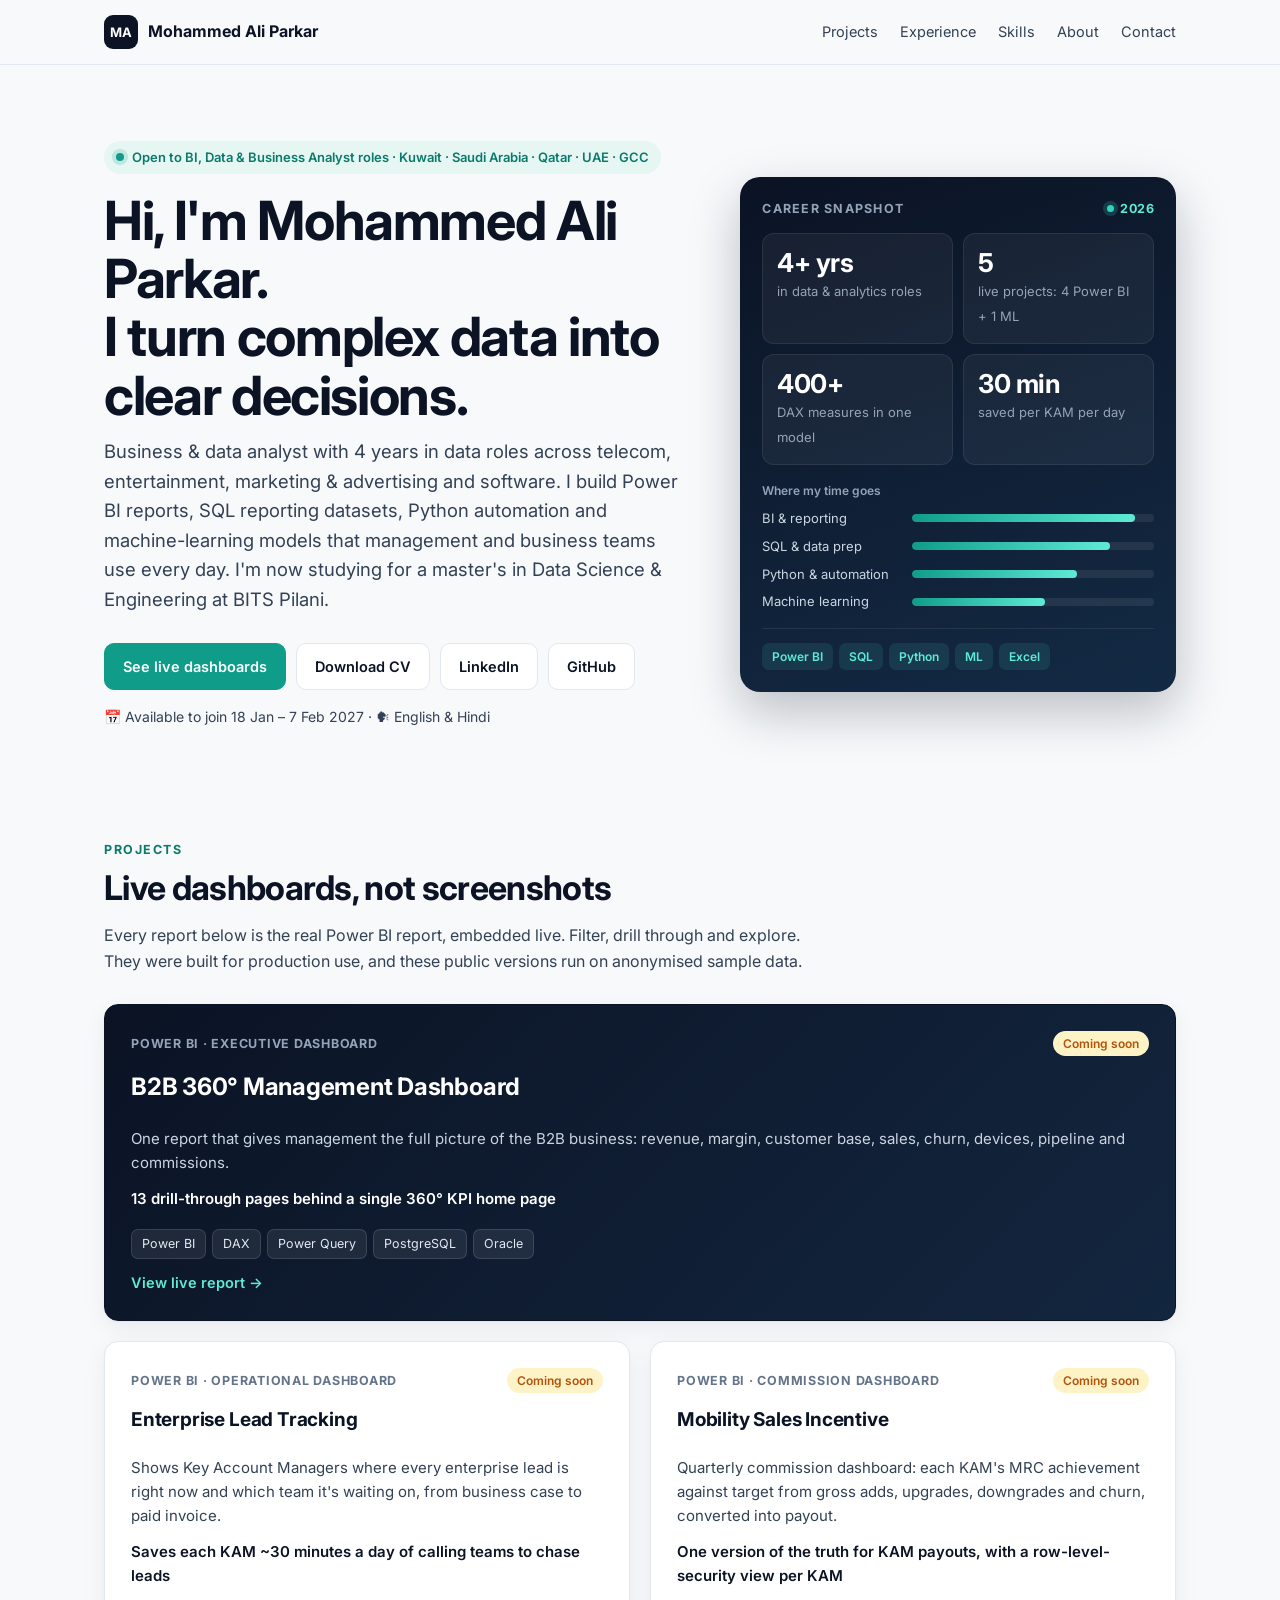
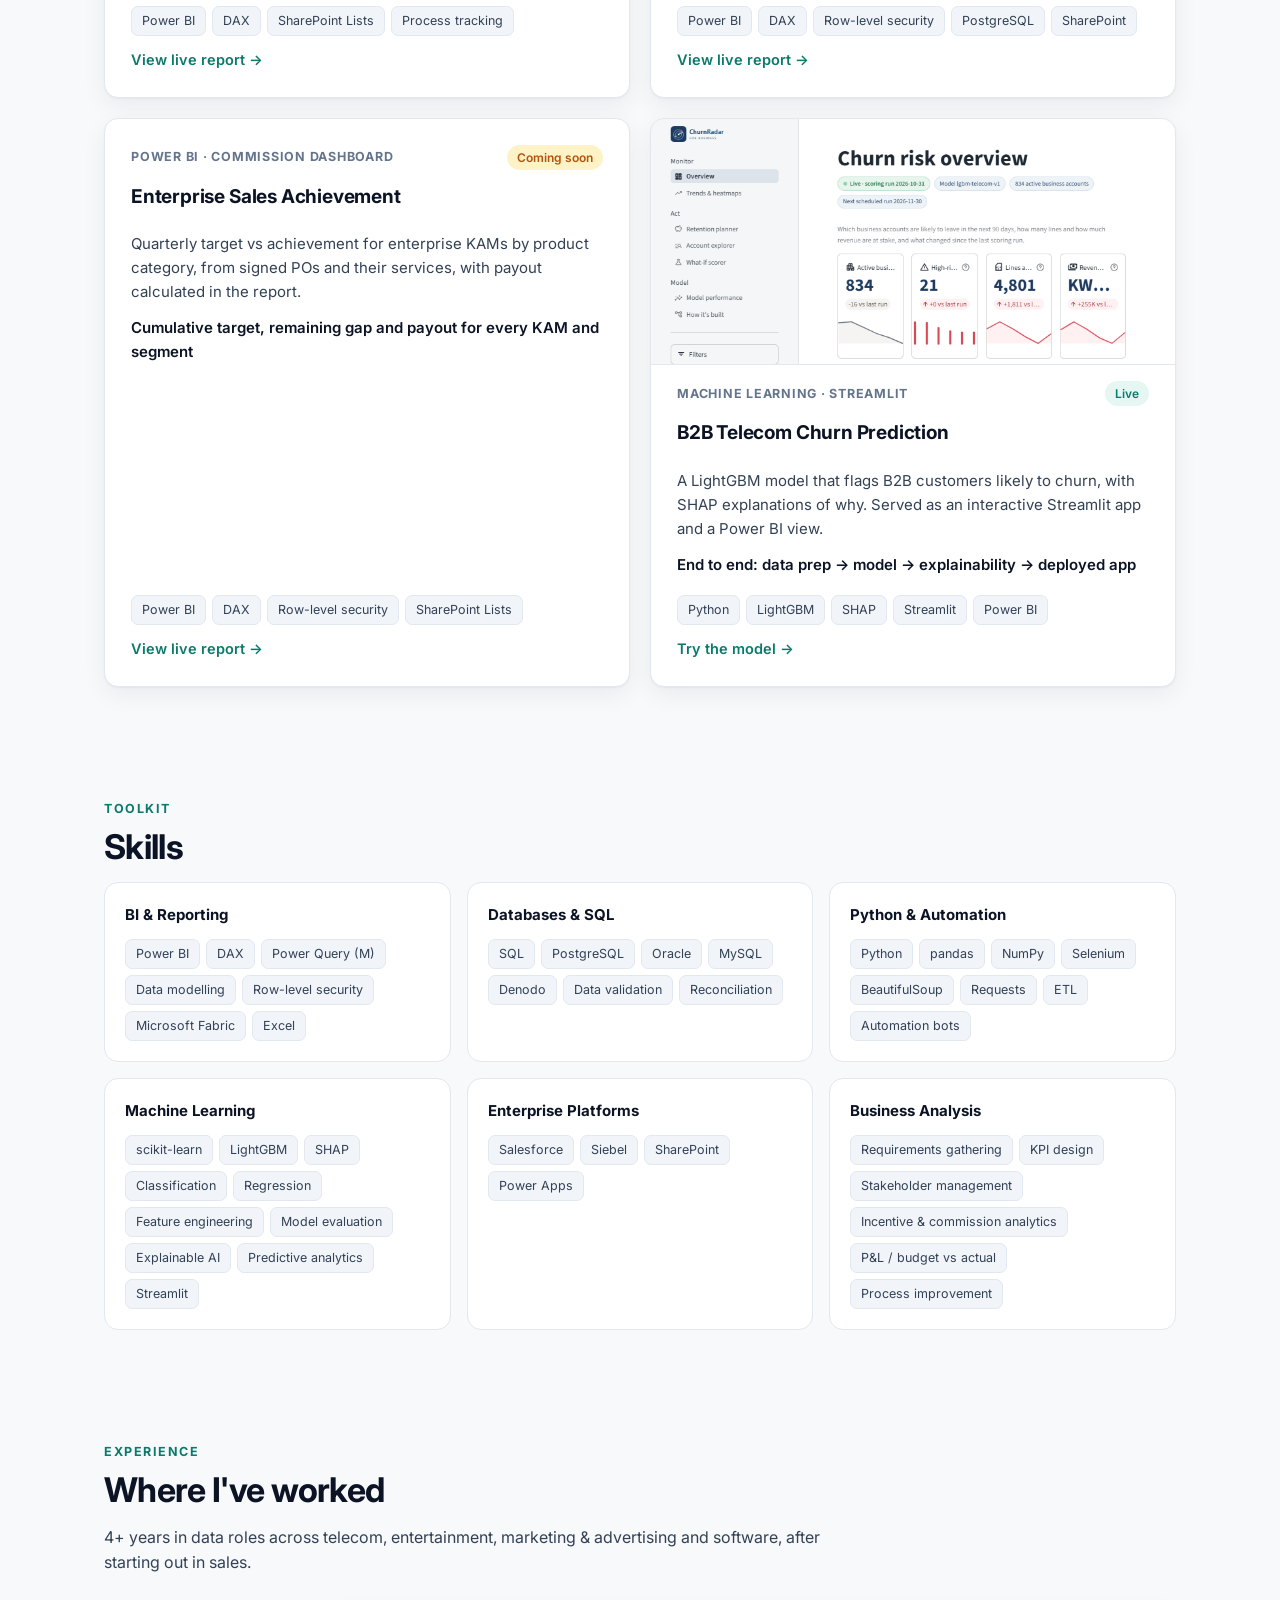
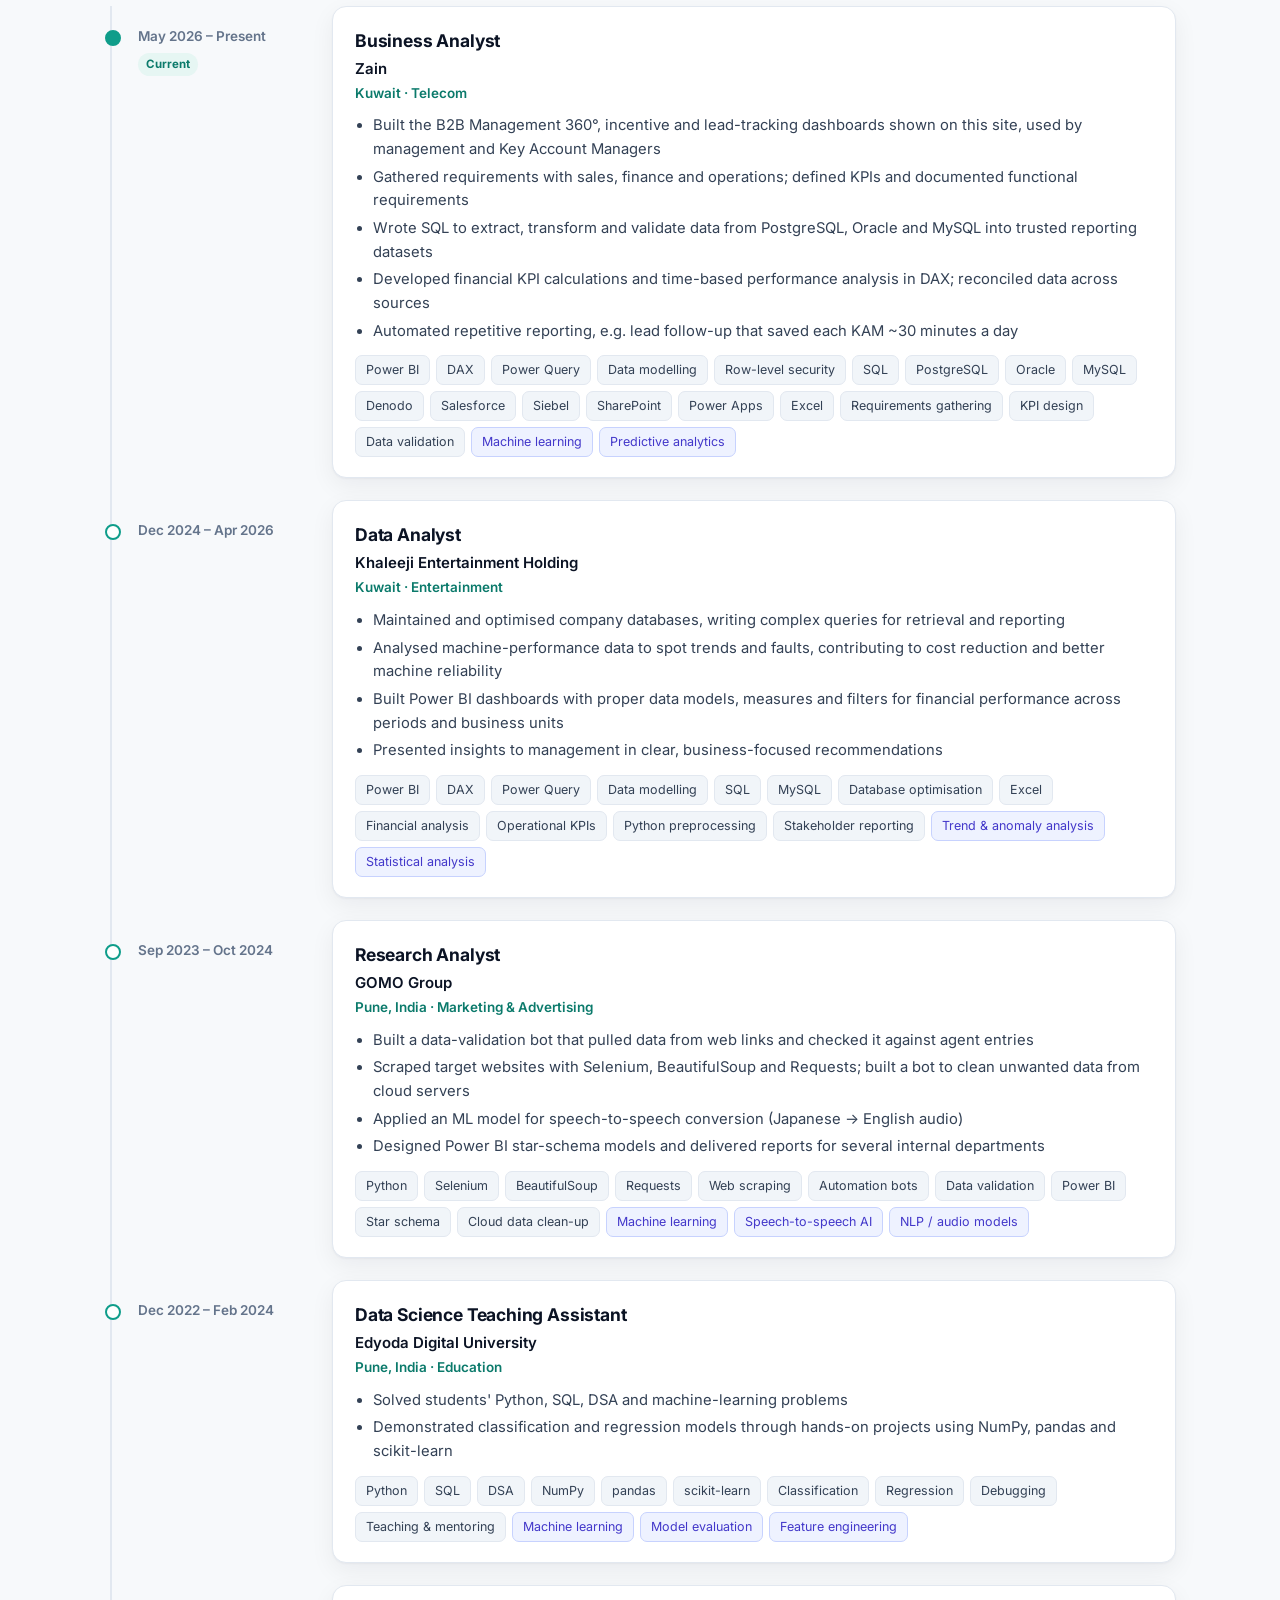
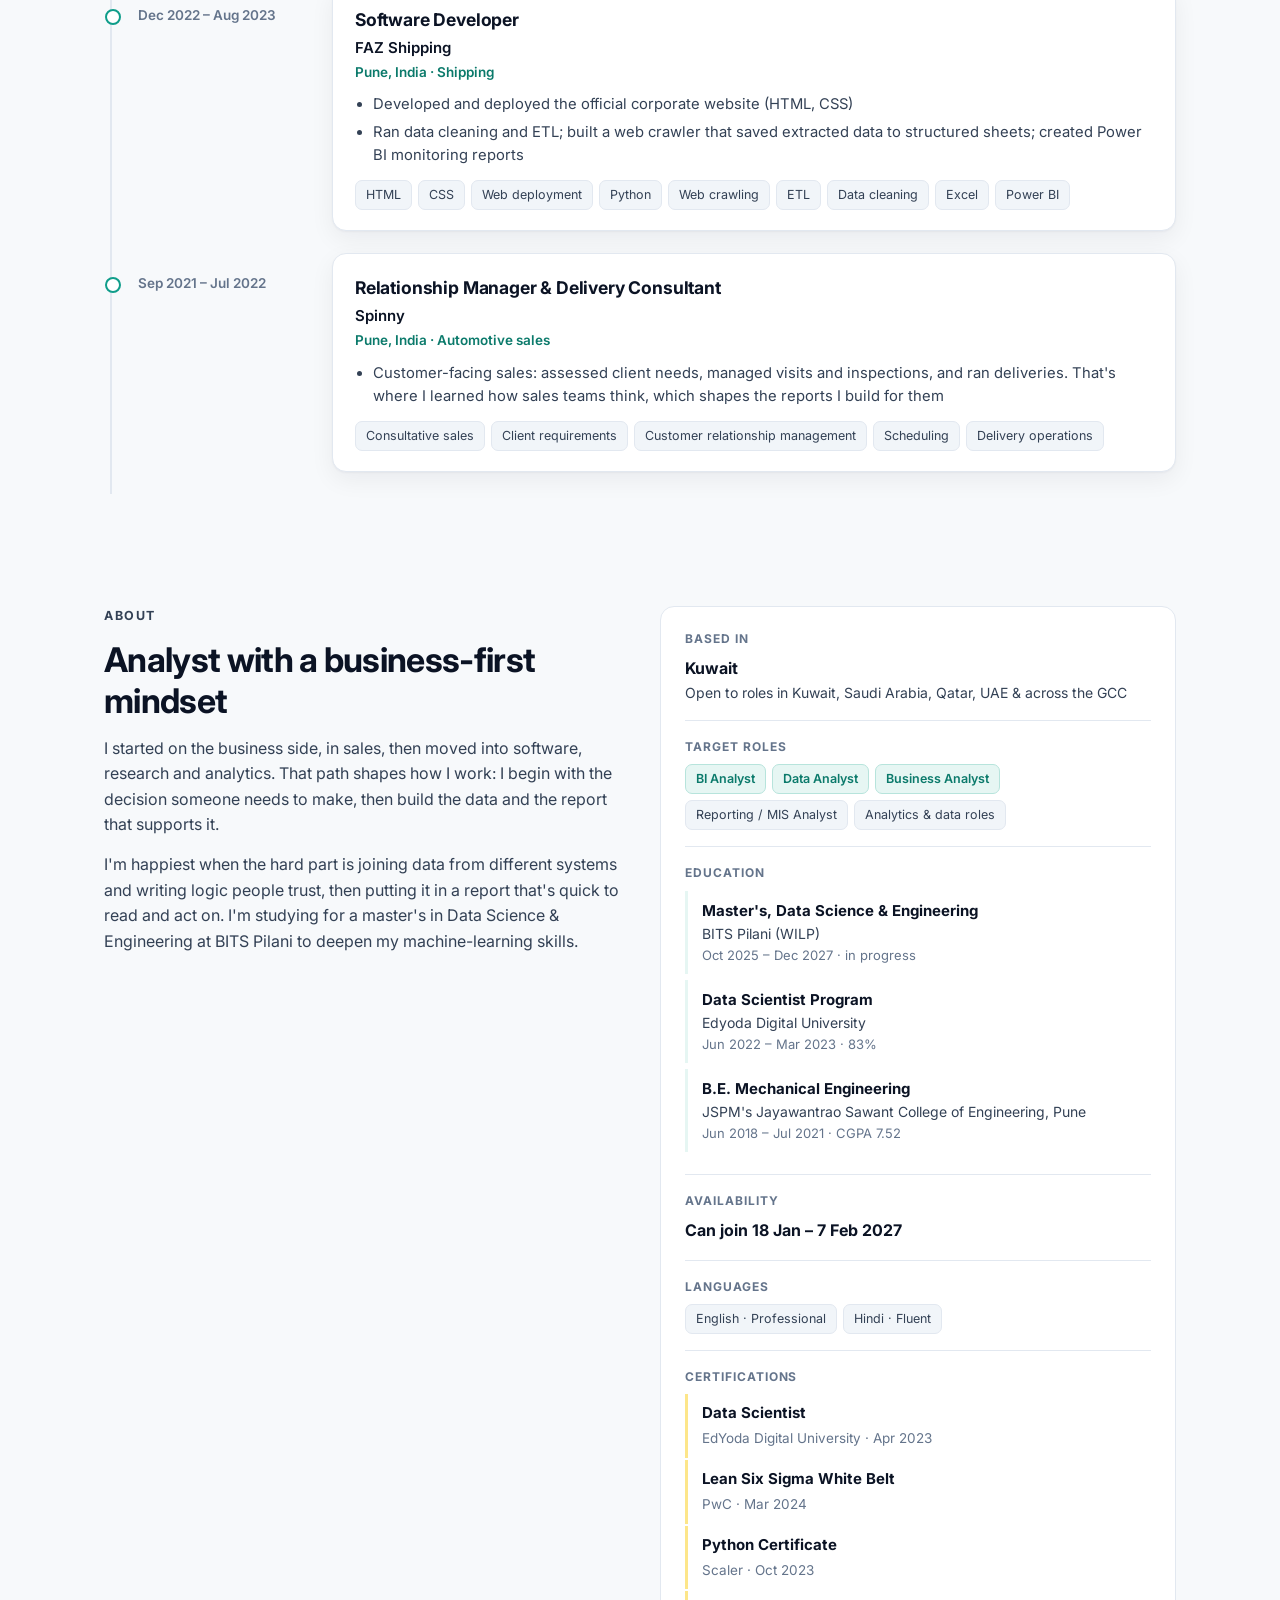
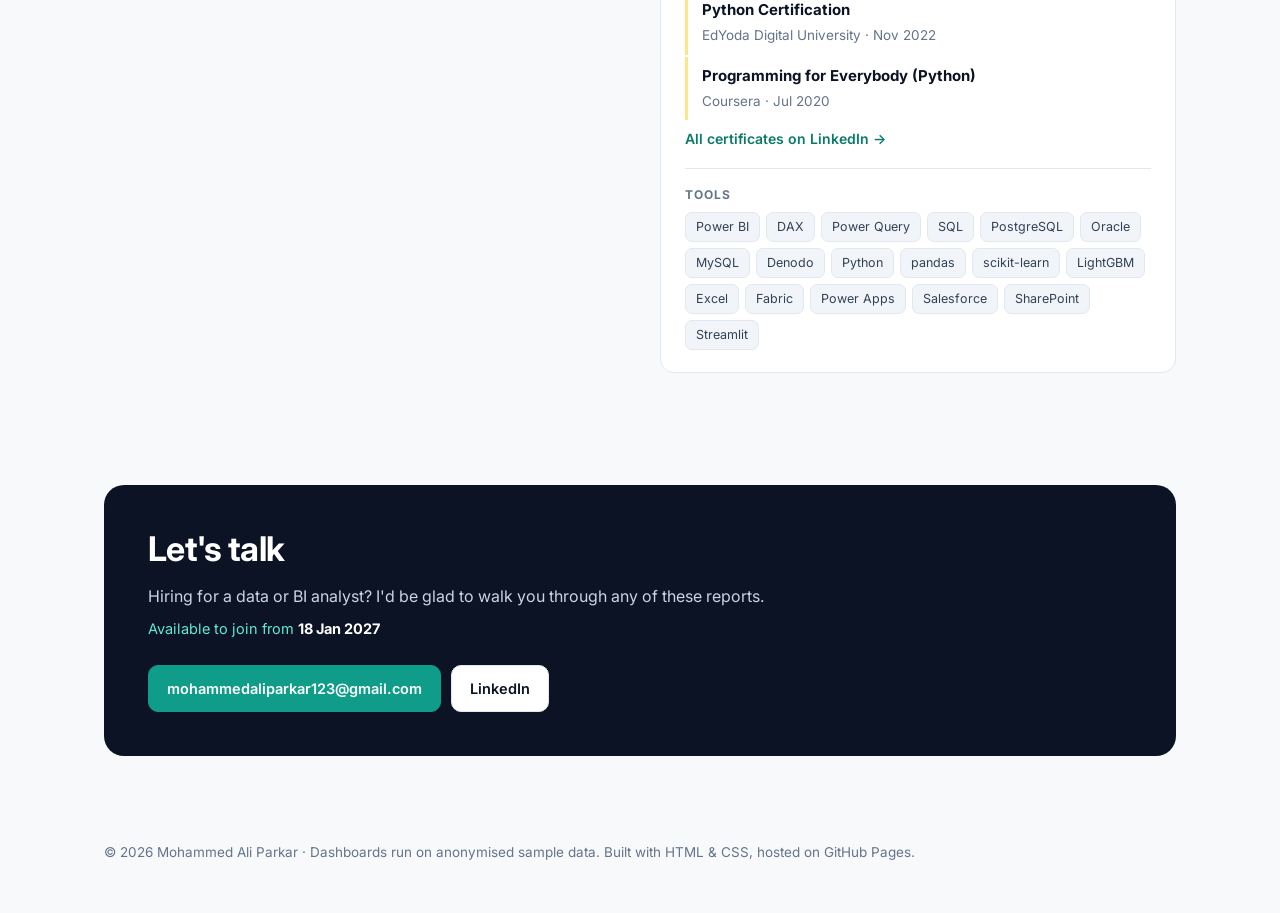
<file: index.html>
<!DOCTYPE html>
<html lang="en"><head><meta charset="utf-8"><meta name="viewport" content="width=device-width,initial-scale=1">
<title>Your Name · Data Analyst Portfolio</title><meta name="description" content="Mohammed Ali Parkar: BI, data and business analyst in Kuwait. Live Power BI dashboards, SQL, Python and machine learning.">
<meta property="og:type" content="website"><meta property="og:url" content="https://parkar05.github.io/"><meta property="og:title" content="Mohammed Ali Parkar · Data &amp; BI Analyst Portfolio">
<meta property="og:description" content="Live Power BI dashboards, SQL, Python and machine learning. Open to BI, Data &amp; Business Analyst roles across the GCC.">
<meta property="og:image" content="https://parkar05.github.io/assets/og-image.png"><meta property="og:image:width" content="1200"><meta property="og:image:height" content="630">
<meta name="twitter:card" content="summary_large_image"><meta name="twitter:image" content="https://parkar05.github.io/assets/og-image.png">
<link rel="icon" type="image/svg+xml" href="assets/favicon.svg"><link rel="icon" type="image/png" sizes="64x64" href="assets/favicon-64.png"><link rel="apple-touch-icon" href="assets/apple-touch-icon.png"><meta name="theme-color" content="#0B1324">
<link rel="preconnect" href="https://fonts.googleapis.com"><link rel="preconnect" href="https://fonts.gstatic.com" crossorigin><link href="https://fonts.googleapis.com/css2?family=Inter:wght@400;500;600;700;800&family=JetBrains+Mono:wght@400;500&display=swap" rel="stylesheet"><link rel="stylesheet" href="assets/style.css?v=11"></head><body>
<nav class="nav"><div class="wrap"><a class="brand" href="index.html"><span class="badge" data-initials></span><span data-name></span></a>
<button class="menu-btn" aria-label="Open menu" aria-expanded="false"><span></span><span></span><span></span></button><div class="nav-links"><a href="index.html#projects" class="keep">Projects</a><a href="index.html#experience">Experience</a><a href="index.html#skills">Skills</a><a href="index.html#about">About</a><a href="index.html#contact" class="keep">Contact</a></div></div></nav>
<main>
<header class="hero"><div class="wrap hero-grid"><div>
<span class="open" data-open></span>
<h1>Hi, I'm <span data-name></span>.<br>I turn complex data into clear decisions.</h1>
<p class="lede">Business &amp; data analyst with 4 years in data roles across telecom, entertainment, marketing &amp; advertising and software. I build Power BI reports, SQL reporting datasets, Python automation and machine-learning models that management and business teams use every day. I'm now studying for a master's in Data Science &amp; Engineering at BITS Pilani.</p>
<div class="cta"><a class="btn primary" href="#projects">See live dashboards</a><a class="btn" data-cv href="#" target="_blank" rel="noopener">Download CV</a><a class="btn" data-linkedin href="#" target="_blank" rel="noopener">LinkedIn</a><a class="btn" data-github href="#" target="_blank" rel="noopener">GitHub</a></div>
<p class="hero-note">📅 Available to join 18 Jan – 7 Feb 2027 · 🗣 English &amp; Hindi</p>
</div>
<div class="snap"><div class="snap-head"><span>Career snapshot</span><span class="dot-live">2026</span></div>
<div class="snap-grid">
<div class="kpi"><b>4+ yrs</b><span>in data &amp; analytics roles</span></div>
<div class="kpi"><b>5</b><span>live projects: 4 Power BI + 1 ML</span></div>
<div class="kpi"><b>400+</b><span>DAX measures in one model</span></div>
<div class="kpi"><b>30 min</b><span>saved per KAM per day</span></div>
</div>
<div class="snap-bars"><small>Where my time goes</small>
<div class="bar"><span>BI &amp; reporting</span><i style="--w:92%"></i></div>
<div class="bar"><span>SQL &amp; data prep</span><i style="--w:82%"></i></div>
<div class="bar"><span>Python &amp; automation</span><i style="--w:68%"></i></div>
<div class="bar"><span>Machine learning</span><i style="--w:55%"></i></div>
</div>
<div class="snap-foot"><span>Power BI</span><span>SQL</span><span>Python</span><span>ML</span><span>Excel</span></div></div>
</div></header>

<section id="projects"><div class="wrap"><p class="eyebrow">Projects</p><h2>Live dashboards, not screenshots</h2>
<p class="sub">Every report below is the real Power BI report, embedded live. Filter, drill through and explore. They were built for production use, and these public versions run on anonymised sample data.</p>
<div class="grid"><a class="card feature" href="projects/b2b-360.html"><div class="thumb" data-thumb="b2b-360"></div><div class="card-top"><span class="kind">Power BI · Executive dashboard</span><span class="pill" data-status="b2b-360"></span></div>
<h3>B2B 360° Management Dashboard</h3><p>One report that gives management the full picture of the B2B business: revenue, margin, customer base, sales, churn, devices, pipeline and commissions.</p><p class="outcome">13 drill-through pages behind a single 360° KPI home page</p>
<div class="chips"><span class="chip">Power BI</span><span class="chip">DAX</span><span class="chip">Power Query</span><span class="chip">PostgreSQL</span><span class="chip">Oracle</span></div><span class="go">View live report →</span></a><a class="card" href="projects/lead-tracking.html"><div class="thumb" data-thumb="lead-tracking"></div><div class="card-top"><span class="kind">Power BI · Operational dashboard</span><span class="pill" data-status="lead-tracking"></span></div>
<h3>Enterprise Lead Tracking</h3><p>Shows Key Account Managers where every enterprise lead is right now and which team it&#x27;s waiting on, from business case to paid invoice.</p><p class="outcome">Saves each KAM ~30 minutes a day of calling teams to chase leads</p>
<div class="chips"><span class="chip">Power BI</span><span class="chip">DAX</span><span class="chip">SharePoint Lists</span><span class="chip">Process tracking</span></div><span class="go">View live report →</span></a><a class="card" href="projects/mobility-incentive.html"><div class="thumb" data-thumb="mobility-incentive"></div><div class="card-top"><span class="kind">Power BI · Commission dashboard</span><span class="pill" data-status="mobility-incentive"></span></div>
<h3>Mobility Sales Incentive</h3><p>Quarterly commission dashboard: each KAM&#x27;s MRC achievement against target from gross adds, upgrades, downgrades and churn, converted into payout.</p><p class="outcome">One version of the truth for KAM payouts, with a row-level-security view per KAM</p>
<div class="chips"><span class="chip">Power BI</span><span class="chip">DAX</span><span class="chip">Row-level security</span><span class="chip">PostgreSQL</span><span class="chip">SharePoint</span></div><span class="go">View live report →</span></a><a class="card" href="projects/enterprise-achievement.html"><div class="thumb" data-thumb="enterprise-achievement"></div><div class="card-top"><span class="kind">Power BI · Commission dashboard</span><span class="pill" data-status="enterprise-achievement"></span></div>
<h3>Enterprise Sales Achievement</h3><p>Quarterly target vs achievement for enterprise KAMs by product category, from signed POs and their services, with payout calculated in the report.</p><p class="outcome">Cumulative target, remaining gap and payout for every KAM and segment</p>
<div class="chips"><span class="chip">Power BI</span><span class="chip">DAX</span><span class="chip">Row-level security</span><span class="chip">SharePoint Lists</span></div><span class="go">View live report →</span></a><a class="card" href="projects/churn-prediction.html"><div class="thumb" data-thumb="churn"></div><div class="card-top"><span class="kind">Machine learning · Streamlit</span><span class="pill" data-status="churn"></span></div>
<h3>B2B Telecom Churn Prediction</h3><p>A LightGBM model that flags B2B customers likely to churn, with SHAP explanations of why. Served as an interactive Streamlit app and a Power BI view.</p><p class="outcome">End to end: data prep → model → explainability → deployed app</p>
<div class="chips"><span class="chip">Python</span><span class="chip">LightGBM</span><span class="chip">SHAP</span><span class="chip">Streamlit</span><span class="chip">Power BI</span></div><span class="go">Try the model →</span></a></div></div></section>

<section id="skills"><div class="wrap"><p class="eyebrow">Toolkit</p><h2>Skills</h2><div class="skillgrid"><div class="skill"><h4>BI &amp; Reporting</h4><div class="chips"><span class=chip>Power BI</span><span class=chip>DAX</span><span class=chip>Power Query (M)</span><span class=chip>Data modelling</span><span class=chip>Row-level security</span><span class=chip>Microsoft Fabric</span><span class=chip>Excel</span></div></div><div class="skill"><h4>Databases &amp; SQL</h4><div class="chips"><span class=chip>SQL</span><span class=chip>PostgreSQL</span><span class=chip>Oracle</span><span class=chip>MySQL</span><span class=chip>Denodo</span><span class=chip>Data validation</span><span class=chip>Reconciliation</span></div></div><div class="skill"><h4>Python &amp; Automation</h4><div class="chips"><span class=chip>Python</span><span class=chip>pandas</span><span class=chip>NumPy</span><span class=chip>Selenium</span><span class=chip>BeautifulSoup</span><span class=chip>Requests</span><span class=chip>ETL</span><span class=chip>Automation bots</span></div></div><div class="skill"><h4>Machine Learning</h4><div class="chips"><span class=chip>scikit-learn</span><span class=chip>LightGBM</span><span class=chip>SHAP</span><span class=chip>Classification</span><span class=chip>Regression</span><span class=chip>Feature engineering</span><span class=chip>Model evaluation</span><span class=chip>Explainable AI</span><span class=chip>Predictive analytics</span><span class=chip>Streamlit</span></div></div><div class="skill"><h4>Enterprise Platforms</h4><div class="chips"><span class=chip>Salesforce</span><span class=chip>Siebel</span><span class=chip>SharePoint</span><span class=chip>Power Apps</span></div></div><div class="skill"><h4>Business Analysis</h4><div class="chips"><span class=chip>Requirements gathering</span><span class=chip>KPI design</span><span class=chip>Stakeholder management</span><span class=chip>Incentive &amp; commission analytics</span><span class=chip>P&amp;L / budget vs actual</span><span class=chip>Process improvement</span></div></div></div></div></section>

<section id="experience"><div class="wrap"><p class="eyebrow">Experience</p><h2>Where I've worked</h2><p class="sub">4+ years in data roles across telecom, entertainment, marketing &amp; advertising and software, after starting out in sales.</p><div class="timeline"><div class="job current"><div class="when">May 2026 – Present<span class="now">Current</span></div><div class="jobcard"><h3>Business Analyst</h3><p class="co">Zain</p><p class="where">Kuwait · Telecom</p><ul><li>Built the B2B Management 360°, incentive and lead-tracking dashboards shown on this site, used by management and Key Account Managers</li><li>Gathered requirements with sales, finance and operations; defined KPIs and documented functional requirements</li><li>Wrote SQL to extract, transform and validate data from PostgreSQL, Oracle and MySQL into trusted reporting datasets</li><li>Developed financial KPI calculations and time-based performance analysis in DAX; reconciled data across sources</li><li>Automated repetitive reporting, e.g. lead follow-up that saved each KAM ~30 minutes a day</li></ul><div class="chips"><span class="chip">Power BI</span><span class="chip">DAX</span><span class="chip">Power Query</span><span class="chip">Data modelling</span><span class="chip">Row-level security</span><span class="chip">SQL</span><span class="chip">PostgreSQL</span><span class="chip">Oracle</span><span class="chip">MySQL</span><span class="chip">Denodo</span><span class="chip">Salesforce</span><span class="chip">Siebel</span><span class="chip">SharePoint</span><span class="chip">Power Apps</span><span class="chip">Excel</span><span class="chip">Requirements gathering</span><span class="chip">KPI design</span><span class="chip">Data validation</span><span class="chip ml">Machine learning</span><span class="chip ml">Predictive analytics</span></div></div></div><div class="job"><div class="when">Dec 2024 – Apr 2026</div><div class="jobcard"><h3>Data Analyst</h3><p class="co">Khaleeji Entertainment Holding</p><p class="where">Kuwait · Entertainment</p><ul><li>Maintained and optimised company databases, writing complex queries for retrieval and reporting</li><li>Analysed machine-performance data to spot trends and faults, contributing to cost reduction and better machine reliability</li><li>Built Power BI dashboards with proper data models, measures and filters for financial performance across periods and business units</li><li>Presented insights to management in clear, business-focused recommendations</li></ul><div class="chips"><span class="chip">Power BI</span><span class="chip">DAX</span><span class="chip">Power Query</span><span class="chip">Data modelling</span><span class="chip">SQL</span><span class="chip">MySQL</span><span class="chip">Database optimisation</span><span class="chip">Excel</span><span class="chip">Financial analysis</span><span class="chip">Operational KPIs</span><span class="chip">Python preprocessing</span><span class="chip">Stakeholder reporting</span><span class="chip ml">Trend &amp; anomaly analysis</span><span class="chip ml">Statistical analysis</span></div></div></div><div class="job"><div class="when">Sep 2023 – Oct 2024</div><div class="jobcard"><h3>Research Analyst</h3><p class="co">GOMO Group</p><p class="where">Pune, India · Marketing &amp; Advertising</p><ul><li>Built a data-validation bot that pulled data from web links and checked it against agent entries</li><li>Scraped target websites with Selenium, BeautifulSoup and Requests; built a bot to clean unwanted data from cloud servers</li><li>Applied an ML model for speech-to-speech conversion (Japanese → English audio)</li><li>Designed Power BI star-schema models and delivered reports for several internal departments</li></ul><div class="chips"><span class="chip">Python</span><span class="chip">Selenium</span><span class="chip">BeautifulSoup</span><span class="chip">Requests</span><span class="chip">Web scraping</span><span class="chip">Automation bots</span><span class="chip">Data validation</span><span class="chip">Power BI</span><span class="chip">Star schema</span><span class="chip">Cloud data clean-up</span><span class="chip ml">Machine learning</span><span class="chip ml">Speech-to-speech AI</span><span class="chip ml">NLP / audio models</span></div></div></div><div class="job"><div class="when">Dec 2022 – Feb 2024</div><div class="jobcard"><h3>Data Science Teaching Assistant</h3><p class="co">Edyoda Digital University</p><p class="where">Pune, India · Education</p><ul><li>Solved students' Python, SQL, DSA and machine-learning problems</li><li>Demonstrated classification and regression models through hands-on projects using NumPy, pandas and scikit-learn</li></ul><div class="chips"><span class="chip">Python</span><span class="chip">SQL</span><span class="chip">DSA</span><span class="chip">NumPy</span><span class="chip">pandas</span><span class="chip">scikit-learn</span><span class="chip">Classification</span><span class="chip">Regression</span><span class="chip">Debugging</span><span class="chip">Teaching &amp; mentoring</span><span class="chip ml">Machine learning</span><span class="chip ml">Model evaluation</span><span class="chip ml">Feature engineering</span></div></div></div><div class="job"><div class="when">Dec 2022 – Aug 2023</div><div class="jobcard"><h3>Software Developer</h3><p class="co">FAZ Shipping</p><p class="where">Pune, India · Shipping</p><ul><li>Developed and deployed the official corporate website (HTML, CSS)</li><li>Ran data cleaning and ETL; built a web crawler that saved extracted data to structured sheets; created Power BI monitoring reports</li></ul><div class="chips"><span class="chip">HTML</span><span class="chip">CSS</span><span class="chip">Web deployment</span><span class="chip">Python</span><span class="chip">Web crawling</span><span class="chip">ETL</span><span class="chip">Data cleaning</span><span class="chip">Excel</span><span class="chip">Power BI</span></div></div></div><div class="job"><div class="when">Sep 2021 – Jul 2022</div><div class="jobcard"><h3>Relationship Manager & Delivery Consultant</h3><p class="co">Spinny</p><p class="where">Pune, India · Automotive sales</p><ul><li>Customer-facing sales: assessed client needs, managed visits and inspections, and ran deliveries. That's where I learned how sales teams think, which shapes the reports I build for them</li></ul><div class="chips"><span class="chip">Consultative sales</span><span class="chip">Client requirements</span><span class="chip">Customer relationship management</span><span class="chip">Scheduling</span><span class="chip">Delivery operations</span></div></div></div></div></div></section>

<section id="about"><div class="wrap about"><div><div class="photo-wrap" data-photo-wrap style="display:none"><img data-photo alt="Mohammed Ali Parkar" class="photo"></div><p class="eyebrow">About</p><h2>Analyst with a business-first mindset</h2>
<p>I started on the business side, in sales, then moved into software, research and analytics. That path shapes how I work: I begin with the decision someone needs to make, then build the data and the report that supports it.</p>
<p>I'm happiest when the hard part is joining data from different systems and writing logic people trust, then putting it in a report that's quick to read and act on. I'm studying for a master's in Data Science &amp; Engineering at BITS Pilani to deepen my machine-learning skills.</p></div>
<div class="facts">
<div class="fact"><small>Based in</small><b data-location></b><span>Open to roles in Kuwait, Saudi Arabia, Qatar, UAE &amp; across the GCC</span></div>
<div class="fact"><small>Target roles</small><div class="chips"><span class="chip strong">BI Analyst</span><span class="chip strong">Data Analyst</span><span class="chip strong">Business Analyst</span><span class="chip">Reporting / MIS Analyst</span><span class="chip">Analytics &amp; data roles</span></div></div>
<div class="fact"><small>Education</small>
<div class="edu"><b>Master's, Data Science &amp; Engineering</b><span>BITS Pilani (WILP)</span><em>Oct 2025 – Dec 2027 · in progress</em></div>
<div class="edu"><b>Data Scientist Program</b><span>Edyoda Digital University</span><em>Jun 2022 – Mar 2023 · 83%</em></div>
<div class="edu"><b>B.E. Mechanical Engineering</b><span>JSPM's Jayawantrao Sawant College of Engineering, Pune</span><em>Jun 2018 – Jul 2021 · CGPA 7.52</em></div></div>
<div class="fact"><small>Availability</small><b>Can join 18 Jan – 7 Feb 2027</b></div>
<div class="fact"><small>Languages</small><div class="chips"><span class="chip">English · Professional</span><span class="chip">Hindi · Fluent</span></div></div>
<div class="fact"><small>Certifications</small><div class="certs" data-certs></div><a class="certs-all" href="https://www.linkedin.com/in/mohammedaliparkar/details/certifications/" target="_blank" rel="noopener">All certificates on LinkedIn →</a></div>
<div class="fact"><small>Tools</small><div class="chips"><span class="chip">Power BI</span><span class="chip">DAX</span><span class="chip">Power Query</span><span class="chip">SQL</span><span class="chip">PostgreSQL</span><span class="chip">Oracle</span><span class="chip">MySQL</span><span class="chip">Denodo</span><span class="chip">Python</span><span class="chip">pandas</span><span class="chip">scikit-learn</span><span class="chip">LightGBM</span><span class="chip">Excel</span><span class="chip">Fabric</span><span class="chip">Power Apps</span><span class="chip">Salesforce</span><span class="chip">SharePoint</span><span class="chip">Streamlit</span></div></div>
</div></div></section>

<section id="contact"><div class="wrap"><div class="contact"><div><h2>Let's talk</h2><p>Hiring for a data or BI analyst? I'd be glad to walk you through any of these reports.</p><p class="avail">Available to join from <b>18 Jan 2027</b></p></div>
<div class="cta"><a class="btn primary" data-email href="#"><span data-email-text></span></a><a class="btn" data-linkedin href="#" target="_blank" rel="noopener">LinkedIn</a></div></div></div></section>
</main><footer><div class="wrap">© <span data-year></span> <span data-name></span> · Dashboards run on anonymised sample data. Built with HTML &amp; CSS, hosted on GitHub Pages.</div></footer>
<script>(function(){var b=document.querySelector(".menu-btn"),n=document.querySelector(".nav");if(!b||!n)return;b.onclick=function(){var o=n.classList.toggle("menu-open");b.setAttribute("aria-expanded",o?"true":"false")};document.querySelectorAll(".nav-links a").forEach(function(a){a.addEventListener("click",function(){n.classList.remove("menu-open")})})})();</script><script src="assets/config.js?v=11"></script><script src="assets/site.js?v=11"></script></body></html>
</file>
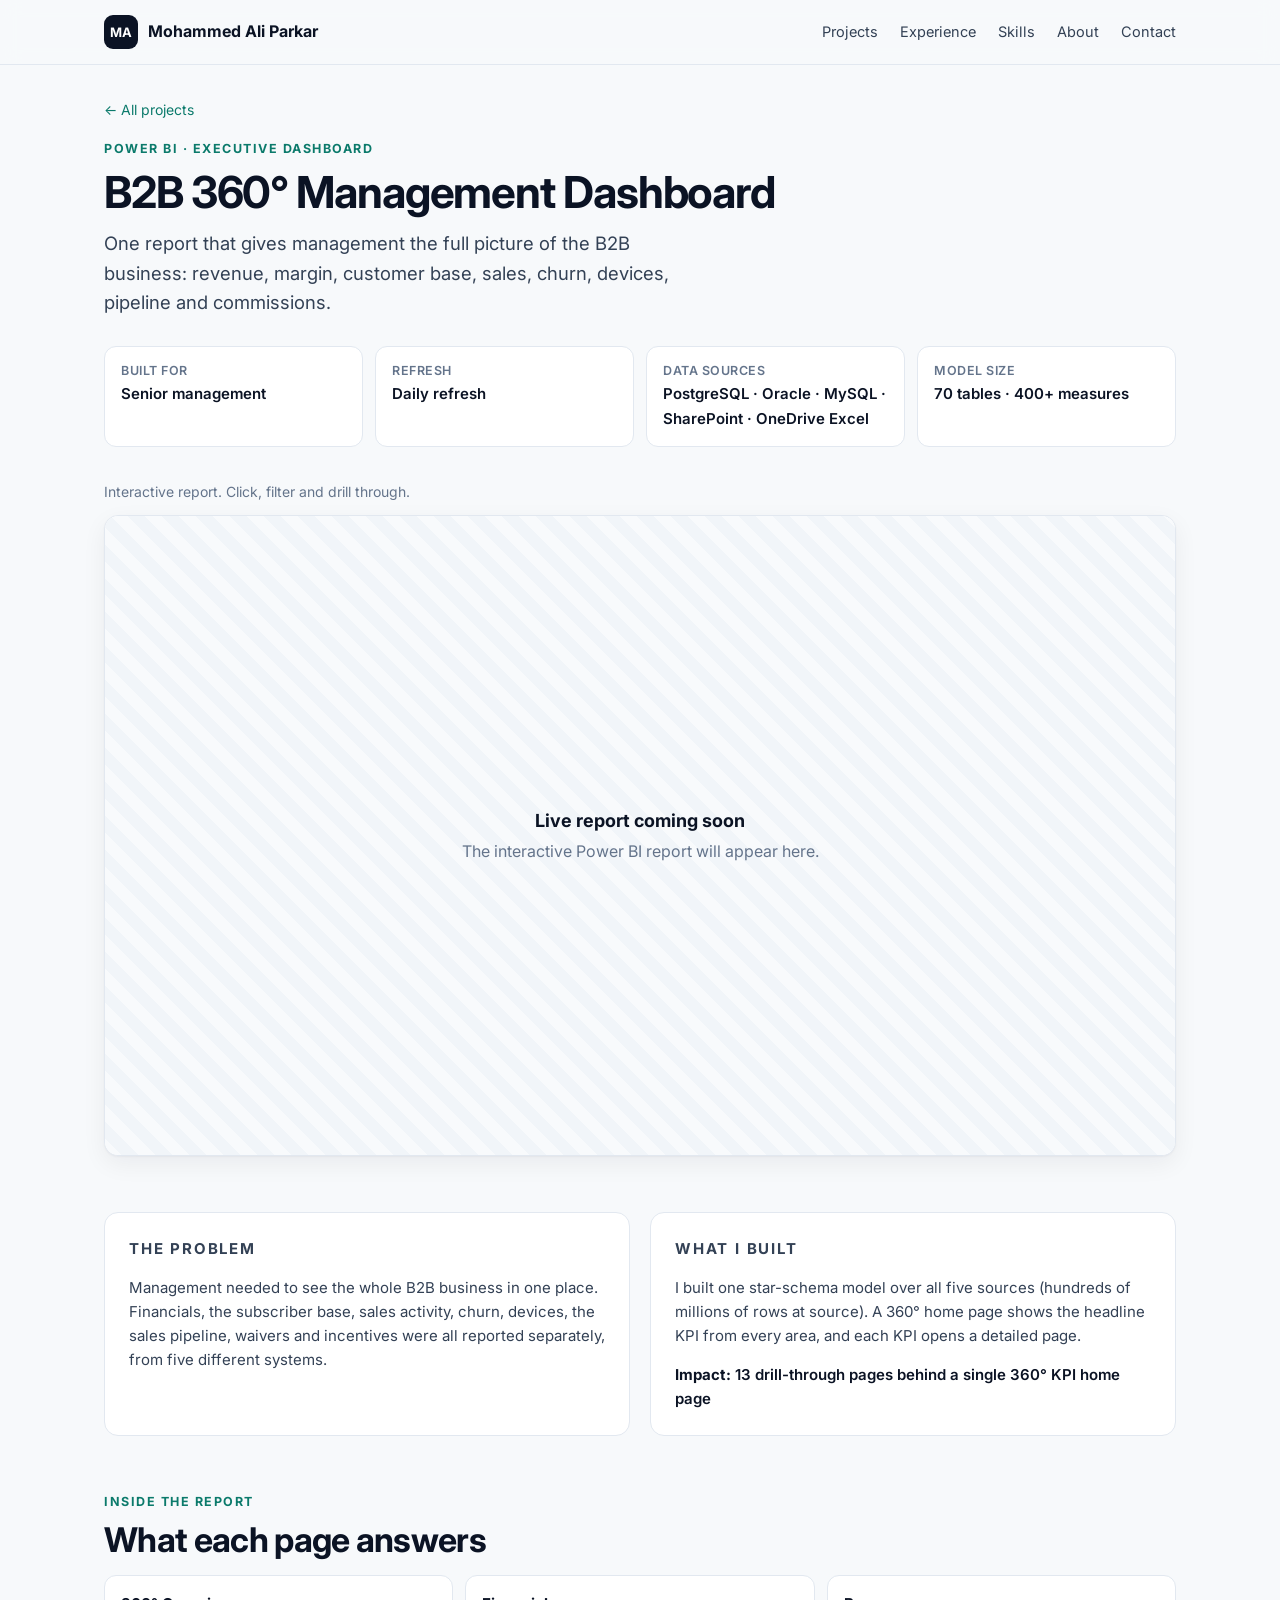
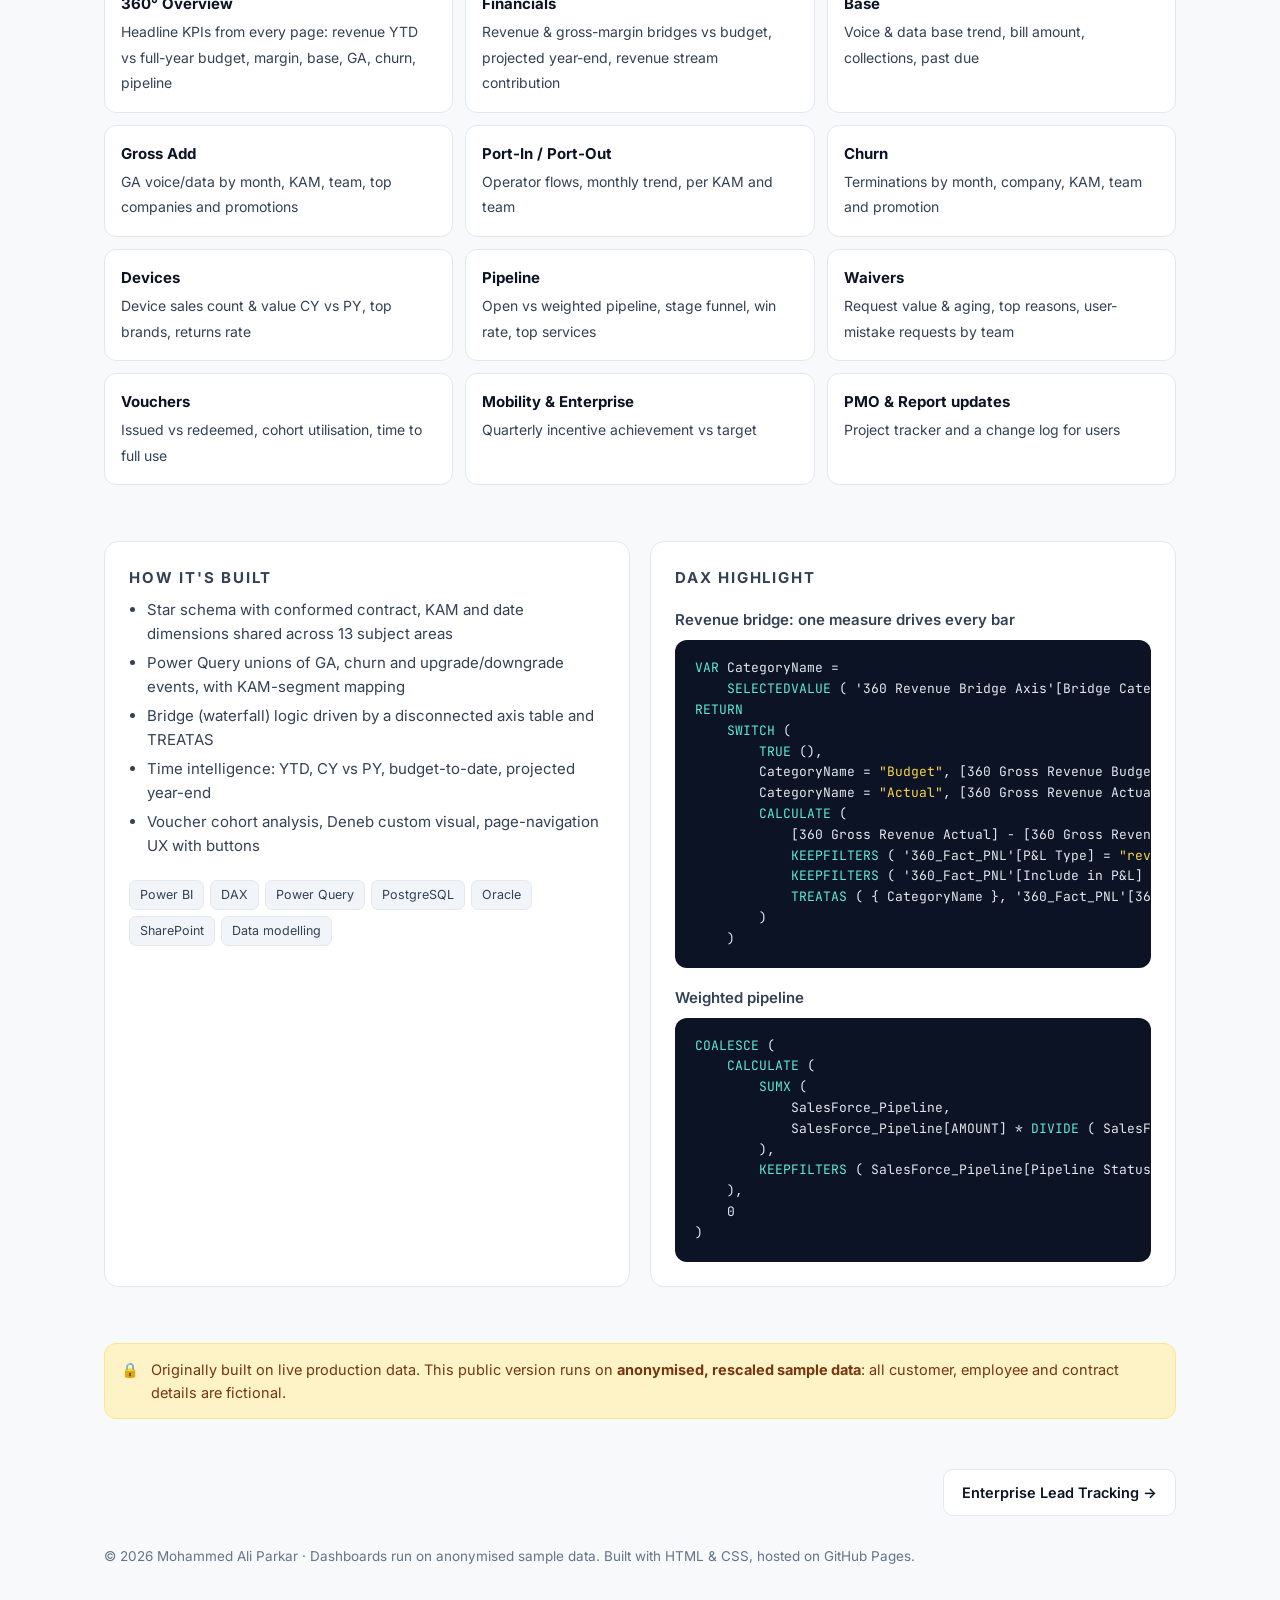
<file: projects/b2b-360.html>
<!DOCTYPE html>
<html lang="en"><head><meta charset="utf-8"><meta name="viewport" content="width=device-width,initial-scale=1">
<title>B2B 360° Management Dashboard · Your Name</title><meta name="description" content="Mohammed Ali Parkar: BI, data and business analyst in Kuwait. Live Power BI dashboards, SQL, Python and machine learning.">
<meta property="og:type" content="website"><meta property="og:url" content="https://parkar05.github.io/"><meta property="og:title" content="Mohammed Ali Parkar · Data &amp; BI Analyst Portfolio">
<meta property="og:description" content="Live Power BI dashboards, SQL, Python and machine learning. Open to BI, Data &amp; Business Analyst roles across the GCC.">
<meta property="og:image" content="https://parkar05.github.io/assets/og-image.png"><meta property="og:image:width" content="1200"><meta property="og:image:height" content="630">
<meta name="twitter:card" content="summary_large_image"><meta name="twitter:image" content="https://parkar05.github.io/assets/og-image.png">
<link rel="icon" type="image/svg+xml" href="../assets/favicon.svg"><link rel="icon" type="image/png" sizes="64x64" href="../assets/favicon-64.png"><link rel="apple-touch-icon" href="../assets/apple-touch-icon.png"><meta name="theme-color" content="#0B1324">
<link rel="preconnect" href="https://fonts.googleapis.com"><link rel="preconnect" href="https://fonts.gstatic.com" crossorigin><link href="https://fonts.googleapis.com/css2?family=Inter:wght@400;500;600;700;800&family=JetBrains+Mono:wght@400;500&display=swap" rel="stylesheet"><link rel="stylesheet" href="../assets/style.css?v=11"></head><body>
<nav class="nav"><div class="wrap"><a class="brand" href="../index.html"><span class="badge" data-initials></span><span data-name></span></a>
<button class="menu-btn" aria-label="Open menu" aria-expanded="false"><span></span><span></span><span></span></button><div class="nav-links"><a href="../index.html#projects" class="keep">Projects</a><a href="../index.html#experience">Experience</a><a href="../index.html#skills">Skills</a><a href="../index.html#about">About</a><a href="../index.html#contact" class="keep">Contact</a></div></div></nav>
<main class="wrap">
<p class="crumb"><a href="../index.html#projects">← All projects</a></p>
<header class="phead"><p class="eyebrow">Power BI · Executive dashboard</p><h1>B2B 360° Management Dashboard</h1>
<p class="lede">One report that gives management the full picture of the B2B business: revenue, margin, customer base, sales, churn, devices, pipeline and commissions.</p>
<div class="meta"><div><small>Built for</small><b>Senior management</b></div><div><small>Refresh</small><b>Daily refresh</b></div><div><small>Data sources</small><b>PostgreSQL · Oracle · MySQL · SharePoint · OneDrive Excel</b></div><div><small>Model size</small><b>70 tables · 400+ measures</b></div></div></header>
<div class="embed-bar"><span>Interactive report. Click, filter and drill through.</span><a class="btn" data-report-link="b2b-360" href="#" target="_blank" rel="noopener">Open full screen <svg viewBox="0 0 24 24" fill="none" stroke="currentColor" stroke-width="2"><path d="M14 4h6v6M20 4l-9 9M19 14v5a1 1 0 0 1-1 1H5a1 1 0 0 1-1-1V6a1 1 0 0 1 1-1h5"/></svg></a></div>
<div class="embed" data-report="b2b-360" data-title="B2B 360° Management Dashboard"><div class="soon"><div><b>Live report coming soon</b>The interactive Power BI report will appear here.</div></div></div>
<section class="video-wrap" data-video-section="b2b-360" style="padding:36px 0 0;display:none"><p class="eyebrow">Walkthrough</p><h2>90-second tour</h2><div class="embed video" data-video="b2b-360"></div></section>
<section><div class="two"><div class="panel"><p class="eyebrow">The problem</p><p>Management needed to see the whole B2B business in one place. Financials, the subscriber base, sales activity, churn, devices, the sales pipeline, waivers and incentives were all reported separately, from five different systems.</p></div>
<div class="panel"><p class="eyebrow">What I built</p><p>I built one star-schema model over all five sources (hundreds of millions of rows at source). A 360° home page shows the headline KPI from every area, and each KPI opens a detailed page.</p><p class="outcome" style="margin:10px 0 0"><b>Impact:</b> 13 drill-through pages behind a single 360° KPI home page</p></div></div></section>

<section style="padding-top:0"><p class="eyebrow">Inside the report</p><h2>What each page answers</h2><div class="pages"><div class="page"><b>360° Overview</b><span>Headline KPIs from every page: revenue YTD vs full-year budget, margin, base, GA, churn, pipeline</span></div><div class="page"><b>Financials</b><span>Revenue &amp; gross-margin bridges vs budget, projected year-end, revenue stream contribution</span></div><div class="page"><b>Base</b><span>Voice &amp; data base trend, bill amount, collections, past due</span></div><div class="page"><b>Gross Add</b><span>GA voice/data by month, KAM, team, top companies and promotions</span></div><div class="page"><b>Port-In / Port-Out</b><span>Operator flows, monthly trend, per KAM and team</span></div><div class="page"><b>Churn</b><span>Terminations by month, company, KAM, team and promotion</span></div><div class="page"><b>Devices</b><span>Device sales count &amp; value CY vs PY, top brands, returns rate</span></div><div class="page"><b>Pipeline</b><span>Open vs weighted pipeline, stage funnel, win rate, top services</span></div><div class="page"><b>Waivers</b><span>Request value &amp; aging, top reasons, user-mistake requests by team</span></div><div class="page"><b>Vouchers</b><span>Issued vs redeemed, cohort utilisation, time to full use</span></div><div class="page"><b>Mobility &amp; Enterprise</b><span>Quarterly incentive achievement vs target</span></div><div class="page"><b>PMO &amp; Report updates</b><span>Project tracker and a change log for users</span></div></div></section>
<section style="padding-top:0"><div class="two"><div class="panel"><p class="eyebrow">How it's built</p><ul><li>Star schema with conformed contract, KAM and date dimensions shared across 13 subject areas</li><li>Power Query unions of GA, churn and upgrade/downgrade events, with KAM-segment mapping</li><li>Bridge (waterfall) logic driven by a disconnected axis table and TREATAS</li><li>Time intelligence: YTD, CY vs PY, budget-to-date, projected year-end</li><li>Voucher cohort analysis, Deneb custom visual, page-navigation UX with buttons</li></ul>
<div class="chips" style="margin-top:16px"><span class="chip">Power BI</span><span class="chip">DAX</span><span class="chip">Power Query</span><span class="chip">PostgreSQL</span><span class="chip">Oracle</span><span class="chip">SharePoint</span><span class="chip">Data modelling</span></div></div>
<div class="panel"><p class="eyebrow">DAX highlight</p><div style="margin-top:18px"><p class="code-title">Revenue bridge: one measure drives every bar</p><pre><span class="k">VAR</span> CategoryName =
    <span class="k">SELECTEDVALUE</span> ( &#x27;360 Revenue Bridge Axis&#x27;[Bridge Category] )
<span class="k">RETURN</span>
    <span class="k">SWITCH</span> (
        <span class="k">TRUE</span> (),
        CategoryName = <span class="s">&quot;Budget&quot;</span>, [360 Gross Revenue Budget Actual Period],
        CategoryName = <span class="s">&quot;Actual&quot;</span>, [360 Gross Revenue Actual],
        <span class="k">CALCULATE</span> (
            [360 Gross Revenue Actual] - [360 Gross Revenue Budget Actual Period],
            <span class="k">KEEPFILTERS</span> ( &#x27;360_Fact_PNL&#x27;[P&amp;L Type] = <span class="s">&quot;revenue&quot;</span> ),
            <span class="k">KEEPFILTERS</span> ( &#x27;360_Fact_PNL&#x27;[Include in P&amp;L] = <span class="s">&quot;Yes&quot;</span> ),
            <span class="k">TREATAS</span> ( { CategoryName }, &#x27;360_Fact_PNL&#x27;[360 Revenue Stream] )
        )
    )</pre></div><div style="margin-top:18px"><p class="code-title">Weighted pipeline</p><pre><span class="k">COALESCE</span> (
    <span class="k">CALCULATE</span> (
        <span class="k">SUMX</span> (
            SalesForce_Pipeline,
            SalesForce_Pipeline[AMOUNT] * <span class="k">DIVIDE</span> ( SalesForce_Pipeline[PROBABLITY], 100 )
        ),
        <span class="k">KEEPFILTERS</span> ( SalesForce_Pipeline[Pipeline Status] = <span class="s">&quot;Open&quot;</span> )
    ),
    0
)</pre></div></div></div></section>
<div class="note"><span>🔒</span><span>Originally built on live production data. This public version runs on <b>anonymised, rescaled sample data</b>: all customer, employee and contract details are fictional.</span></div>
<div class="next"><span></span><a class="btn" href="lead-tracking.html">Enterprise Lead Tracking →</a></div>
</main><footer><div class="wrap">© <span data-year></span> <span data-name></span> · Dashboards run on anonymised sample data. Built with HTML &amp; CSS, hosted on GitHub Pages.</div></footer>
<script>(function(){var b=document.querySelector(".menu-btn"),n=document.querySelector(".nav");if(!b||!n)return;b.onclick=function(){var o=n.classList.toggle("menu-open");b.setAttribute("aria-expanded",o?"true":"false")};document.querySelectorAll(".nav-links a").forEach(function(a){a.addEventListener("click",function(){n.classList.remove("menu-open")})})})();</script><script src="../assets/config.js?v=11"></script><script src="../assets/site.js?v=11"></script></body></html>
</file>
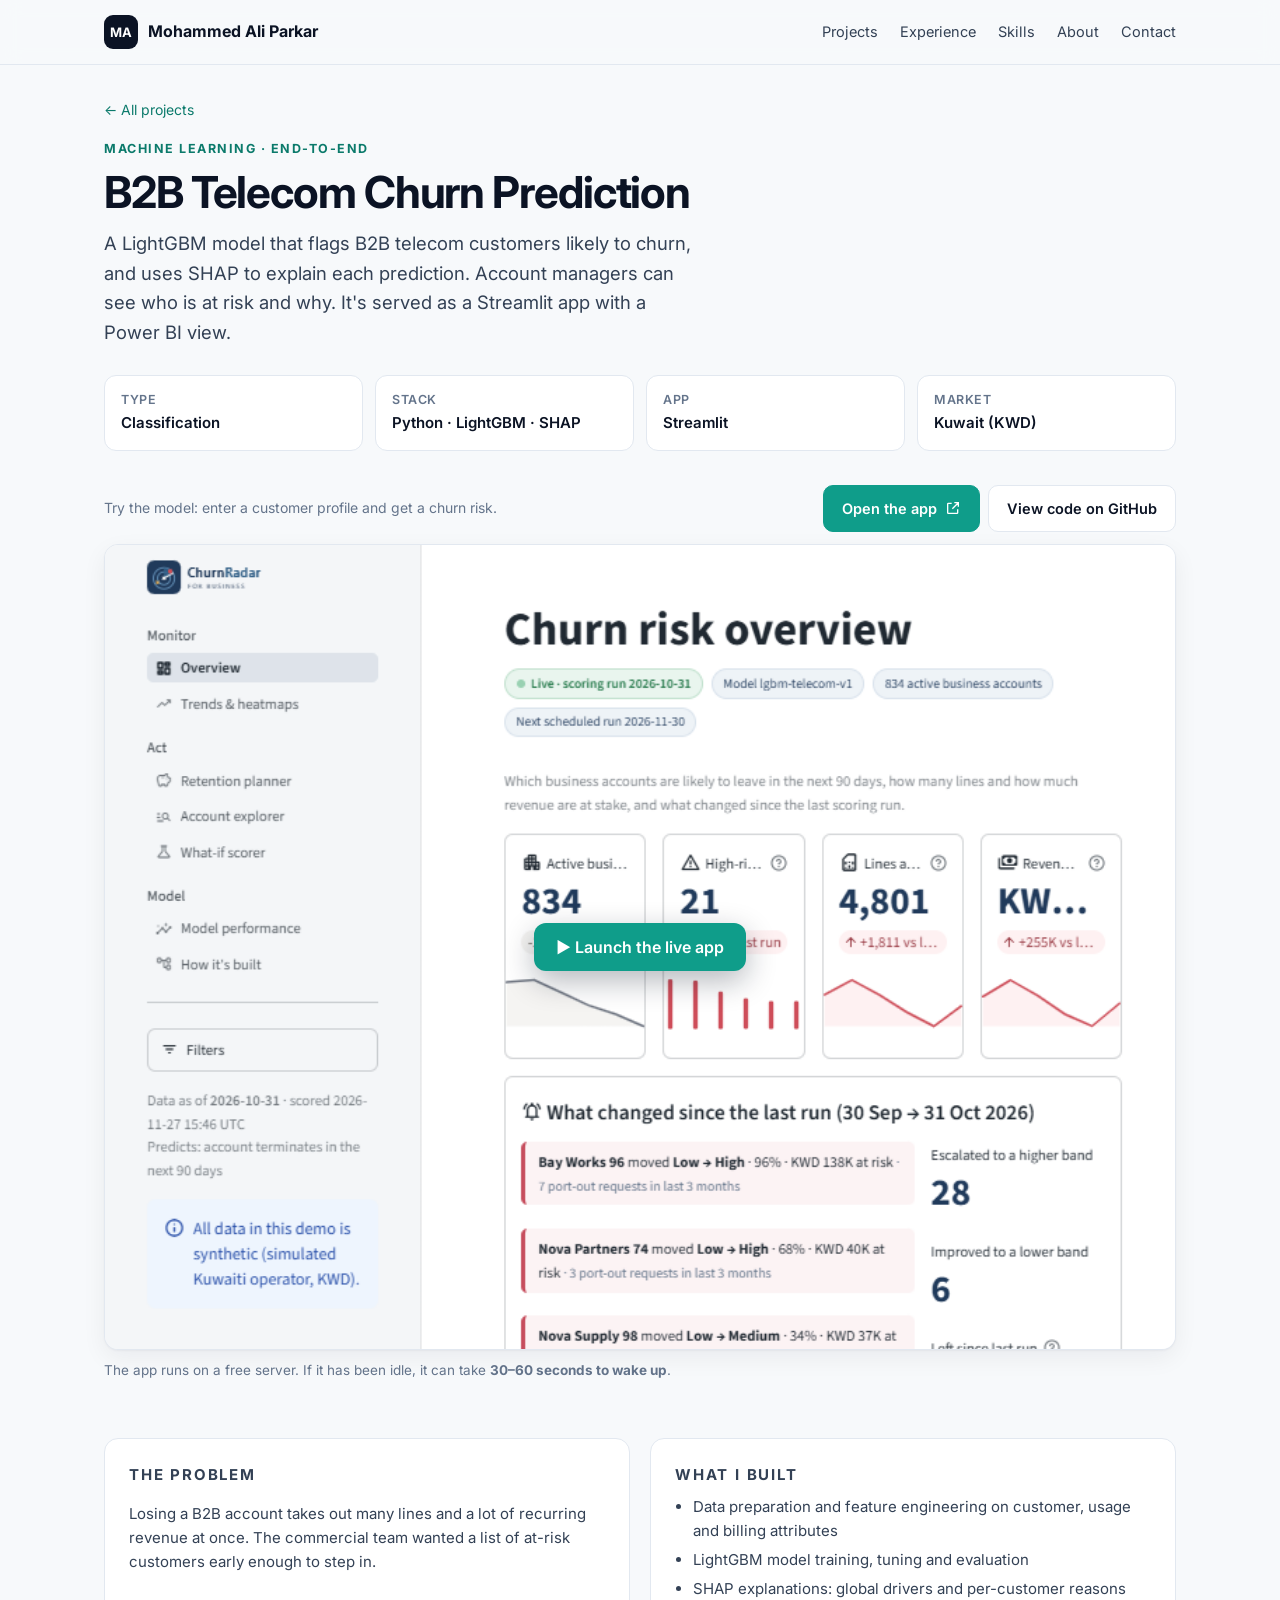
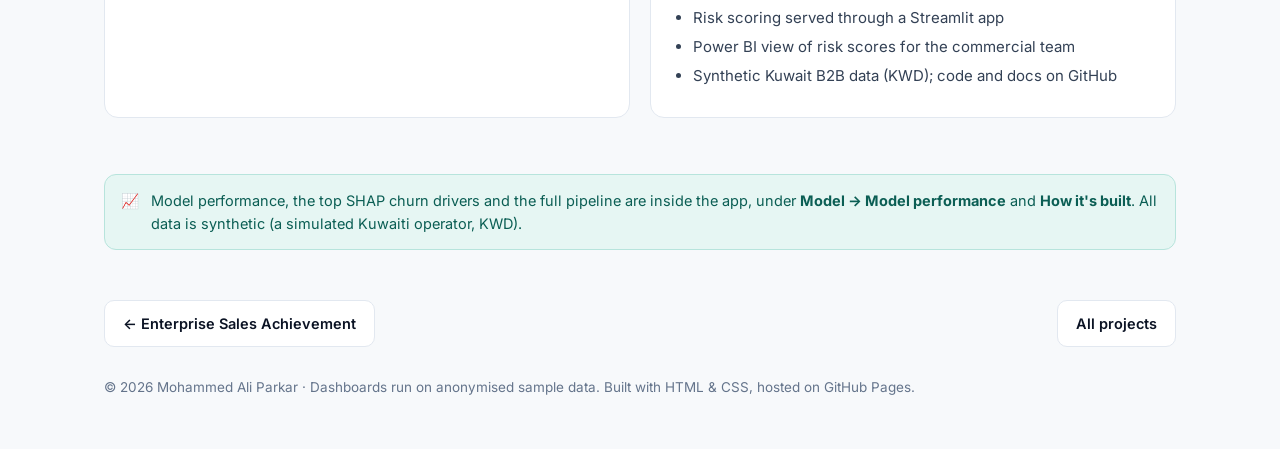
<file: projects/churn-prediction.html>
<!DOCTYPE html>
<html lang="en"><head><meta charset="utf-8"><meta name="viewport" content="width=device-width,initial-scale=1">
<title>Telecom Churn Prediction · Your Name</title><meta name="description" content="Mohammed Ali Parkar: BI, data and business analyst in Kuwait. Live Power BI dashboards, SQL, Python and machine learning.">
<meta property="og:type" content="website"><meta property="og:url" content="https://parkar05.github.io/"><meta property="og:title" content="Mohammed Ali Parkar · Data &amp; BI Analyst Portfolio">
<meta property="og:description" content="Live Power BI dashboards, SQL, Python and machine learning. Open to BI, Data &amp; Business Analyst roles across the GCC.">
<meta property="og:image" content="https://parkar05.github.io/assets/og-image.png"><meta property="og:image:width" content="1200"><meta property="og:image:height" content="630">
<meta name="twitter:card" content="summary_large_image"><meta name="twitter:image" content="https://parkar05.github.io/assets/og-image.png">
<link rel="icon" type="image/svg+xml" href="../assets/favicon.svg"><link rel="icon" type="image/png" sizes="64x64" href="../assets/favicon-64.png"><link rel="apple-touch-icon" href="../assets/apple-touch-icon.png"><meta name="theme-color" content="#0B1324">
<link rel="preconnect" href="https://fonts.googleapis.com"><link rel="preconnect" href="https://fonts.gstatic.com" crossorigin><link href="https://fonts.googleapis.com/css2?family=Inter:wght@400;500;600;700;800&family=JetBrains+Mono:wght@400;500&display=swap" rel="stylesheet"><link rel="stylesheet" href="../assets/style.css?v=11"></head><body>
<nav class="nav"><div class="wrap"><a class="brand" href="../index.html"><span class="badge" data-initials></span><span data-name></span></a>
<button class="menu-btn" aria-label="Open menu" aria-expanded="false"><span></span><span></span><span></span></button><div class="nav-links"><a href="../index.html#projects" class="keep">Projects</a><a href="../index.html#experience">Experience</a><a href="../index.html#skills">Skills</a><a href="../index.html#about">About</a><a href="../index.html#contact" class="keep">Contact</a></div></div></nav>
<main class="wrap">
<p class="crumb"><a href="../index.html#projects">← All projects</a></p>
<header class="phead"><p class="eyebrow">Machine learning · End-to-end</p><h1>B2B Telecom Churn Prediction</h1>
<p class="lede">A LightGBM model that flags B2B telecom customers likely to churn, and uses SHAP to explain each prediction. Account managers can see who is at risk and why. It's served as a Streamlit app with a Power BI view.</p>
<div class="meta"><div><small>Type</small><b>Classification</b></div><div><small>Stack</small><b>Python · LightGBM · SHAP</b></div><div><small>App</small><b>Streamlit</b></div><div><small>Market</small><b>Kuwait (KWD)</b></div></div></header>
<div class="embed-bar"><span>Try the model: enter a customer profile and get a churn risk.</span><span style="display:flex;gap:8px"><a class="btn primary" data-churn-app href="#" target="_blank" rel="noopener">Open the app <svg viewBox="0 0 24 24" fill="none" stroke="currentColor" stroke-width="2"><path d="M14 4h6v6M20 4l-9 9M19 14v5a1 1 0 0 1-1 1H5a1 1 0 0 1-1-1V6a1 1 0 0 1 1-1h5"/></svg></a><a class="btn" data-churn-repo href="#" target="_blank" rel="noopener">View code on GitHub</a></span></div>
<div class="embed tall" data-churn-embed><div class="soon"><div><b>App coming soon</b>The Streamlit demo will appear here once deployed.</div></div></div><p class="wake-note">The app runs on a free server. If it has been idle, it can take <b>30–60 seconds to wake up</b>.</p>
<section><div class="two"><div class="panel"><p class="eyebrow">The problem</p><p>Losing a B2B account takes out many lines and a lot of recurring revenue at once. The commercial team wanted a list of at-risk customers early enough to step in.</p></div>
<div class="panel"><p class="eyebrow">What I built</p><ul><li>Data preparation and feature engineering on customer, usage and billing attributes</li><li>LightGBM model training, tuning and evaluation</li><li>SHAP explanations: global drivers and per-customer reasons</li><li>Risk scoring served through a Streamlit app</li><li>Power BI view of risk scores for the commercial team</li><li>Synthetic Kuwait B2B data (KWD); code and docs on GitHub</li></ul></div></div></section>
<div class="note info"><span>📈</span><span>Model performance, the top SHAP churn drivers and the full pipeline are inside the app, under <b>Model → Model performance</b> and <b>How it's built</b>. All data is synthetic (a simulated Kuwaiti operator, KWD).</span></div>
<div class="next"><a class="btn" href="enterprise-achievement.html">← Enterprise Sales Achievement</a><a class="btn" href="../index.html#projects">All projects</a></div>
</main><footer><div class="wrap">© <span data-year></span> <span data-name></span> · Dashboards run on anonymised sample data. Built with HTML &amp; CSS, hosted on GitHub Pages.</div></footer>
<script>(function(){var b=document.querySelector(".menu-btn"),n=document.querySelector(".nav");if(!b||!n)return;b.onclick=function(){var o=n.classList.toggle("menu-open");b.setAttribute("aria-expanded",o?"true":"false")};document.querySelectorAll(".nav-links a").forEach(function(a){a.addEventListener("click",function(){n.classList.remove("menu-open")})})})();</script><script src="../assets/config.js?v=11"></script><script src="../assets/site.js?v=11"></script></body></html>
</file>
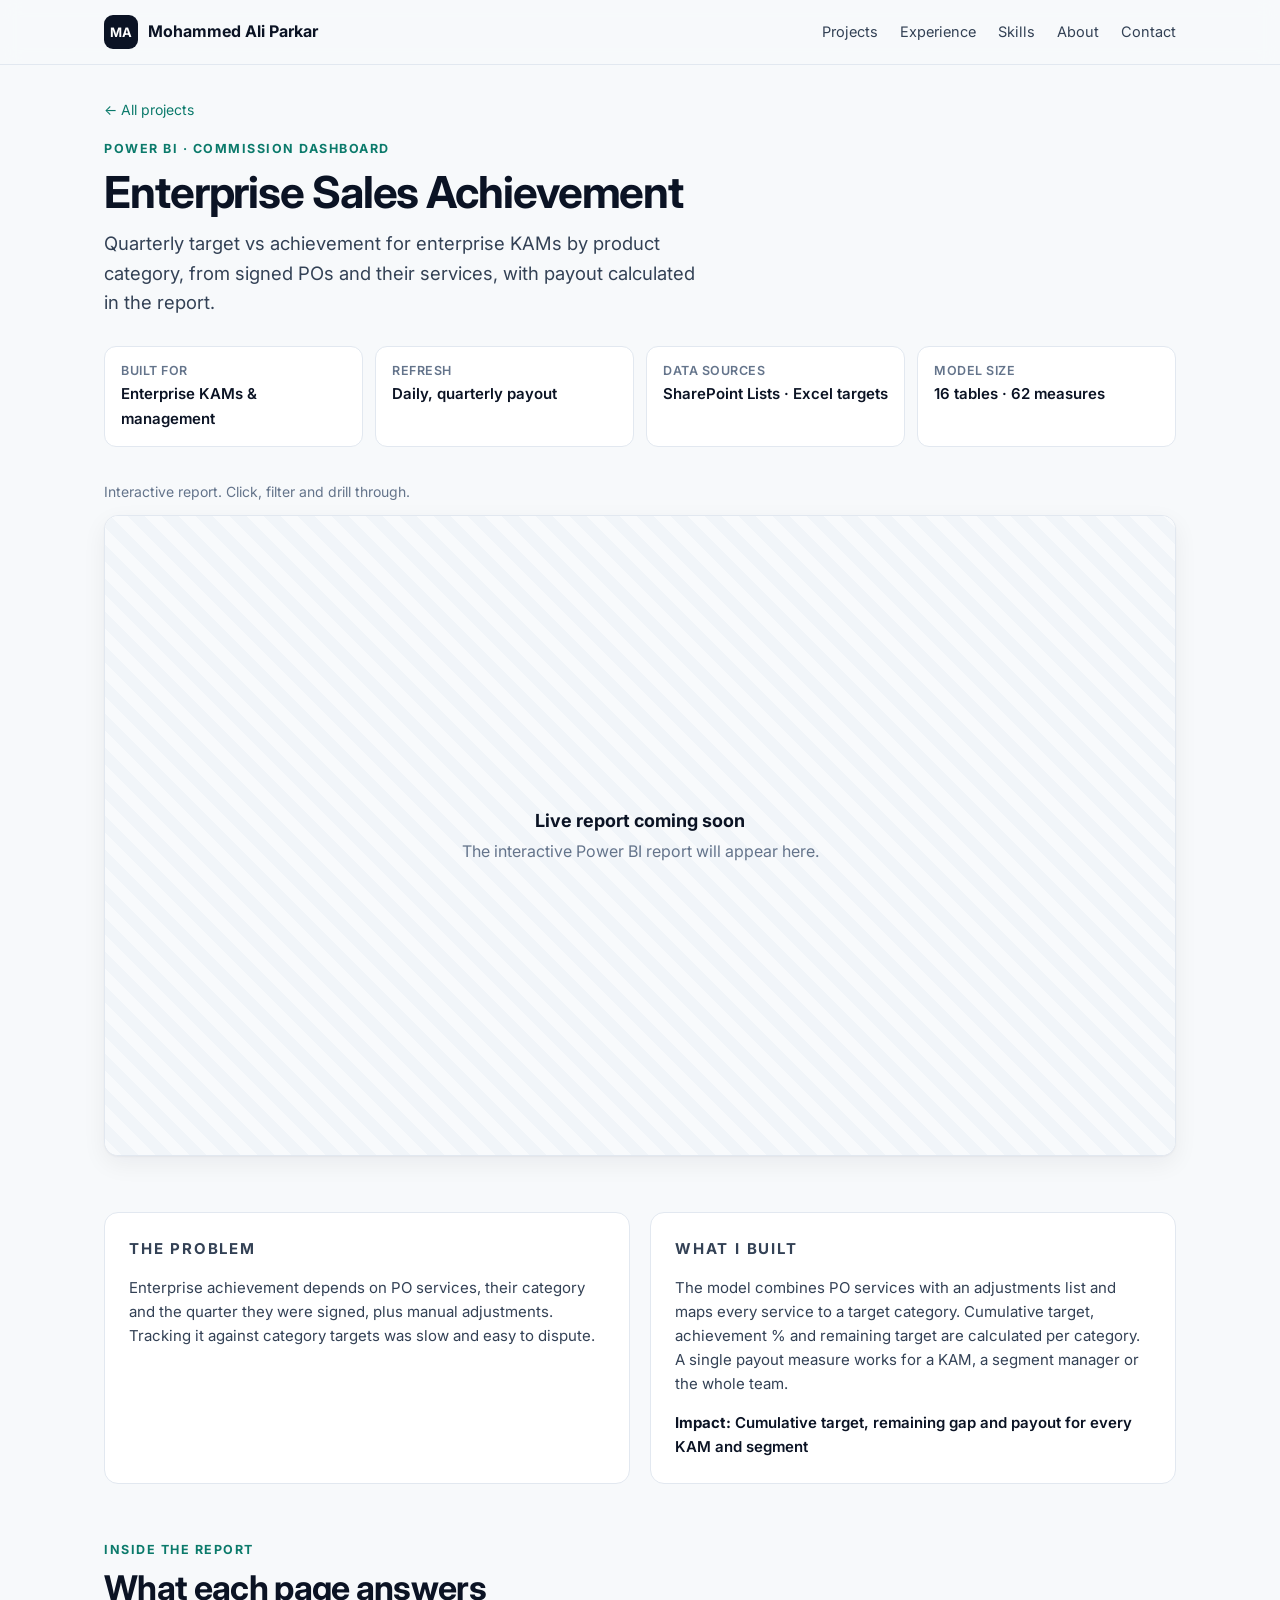
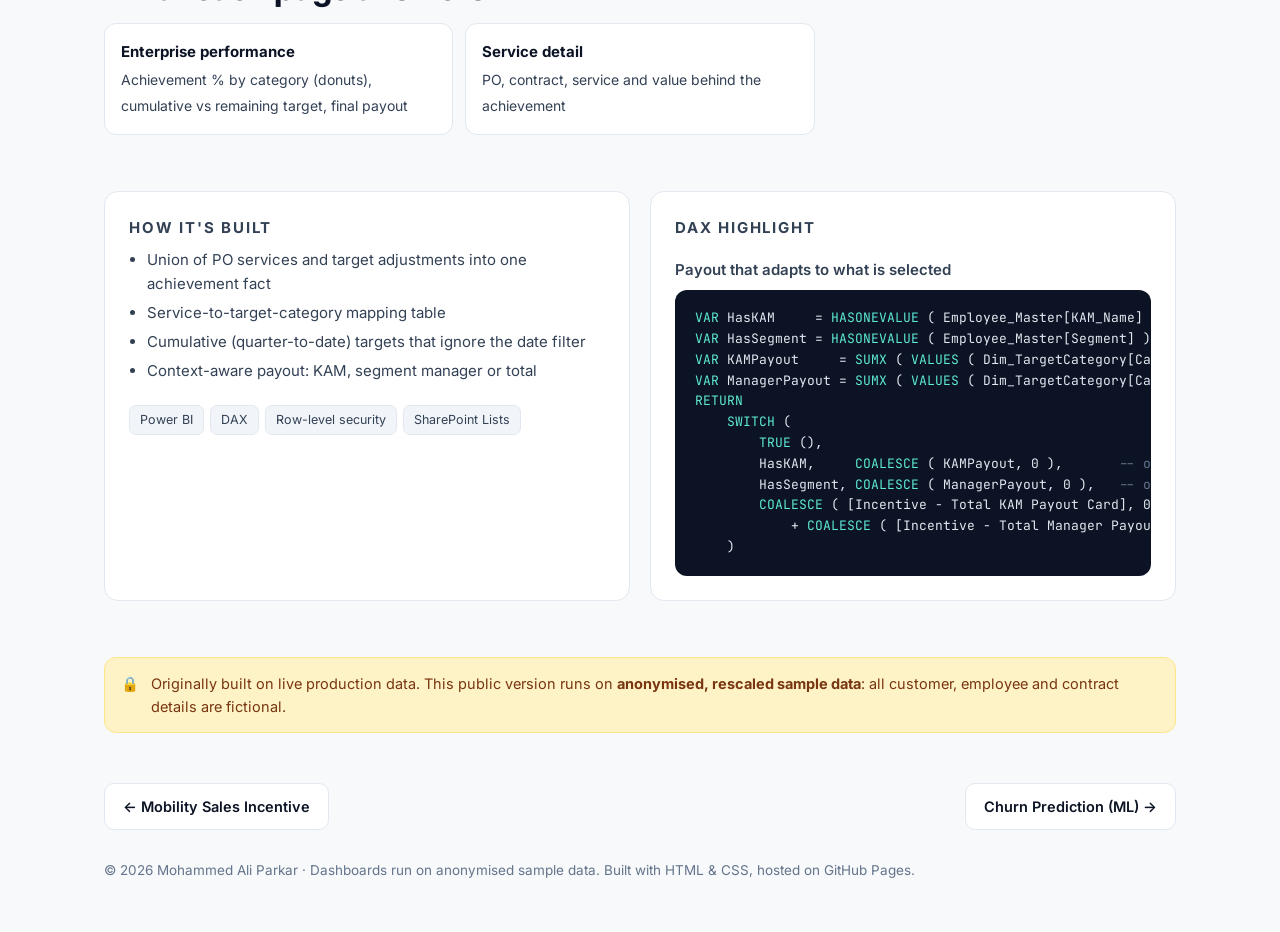
<file: projects/enterprise-achievement.html>
<!DOCTYPE html>
<html lang="en"><head><meta charset="utf-8"><meta name="viewport" content="width=device-width,initial-scale=1">
<title>Enterprise Sales Achievement · Your Name</title><meta name="description" content="Mohammed Ali Parkar: BI, data and business analyst in Kuwait. Live Power BI dashboards, SQL, Python and machine learning.">
<meta property="og:type" content="website"><meta property="og:url" content="https://parkar05.github.io/"><meta property="og:title" content="Mohammed Ali Parkar · Data &amp; BI Analyst Portfolio">
<meta property="og:description" content="Live Power BI dashboards, SQL, Python and machine learning. Open to BI, Data &amp; Business Analyst roles across the GCC.">
<meta property="og:image" content="https://parkar05.github.io/assets/og-image.png"><meta property="og:image:width" content="1200"><meta property="og:image:height" content="630">
<meta name="twitter:card" content="summary_large_image"><meta name="twitter:image" content="https://parkar05.github.io/assets/og-image.png">
<link rel="icon" type="image/svg+xml" href="../assets/favicon.svg"><link rel="icon" type="image/png" sizes="64x64" href="../assets/favicon-64.png"><link rel="apple-touch-icon" href="../assets/apple-touch-icon.png"><meta name="theme-color" content="#0B1324">
<link rel="preconnect" href="https://fonts.googleapis.com"><link rel="preconnect" href="https://fonts.gstatic.com" crossorigin><link href="https://fonts.googleapis.com/css2?family=Inter:wght@400;500;600;700;800&family=JetBrains+Mono:wght@400;500&display=swap" rel="stylesheet"><link rel="stylesheet" href="../assets/style.css?v=11"></head><body>
<nav class="nav"><div class="wrap"><a class="brand" href="../index.html"><span class="badge" data-initials></span><span data-name></span></a>
<button class="menu-btn" aria-label="Open menu" aria-expanded="false"><span></span><span></span><span></span></button><div class="nav-links"><a href="../index.html#projects" class="keep">Projects</a><a href="../index.html#experience">Experience</a><a href="../index.html#skills">Skills</a><a href="../index.html#about">About</a><a href="../index.html#contact" class="keep">Contact</a></div></div></nav>
<main class="wrap">
<p class="crumb"><a href="../index.html#projects">← All projects</a></p>
<header class="phead"><p class="eyebrow">Power BI · Commission dashboard</p><h1>Enterprise Sales Achievement</h1>
<p class="lede">Quarterly target vs achievement for enterprise KAMs by product category, from signed POs and their services, with payout calculated in the report.</p>
<div class="meta"><div><small>Built for</small><b>Enterprise KAMs &amp; management</b></div><div><small>Refresh</small><b>Daily, quarterly payout</b></div><div><small>Data sources</small><b>SharePoint Lists · Excel targets</b></div><div><small>Model size</small><b>16 tables · 62 measures</b></div></div></header>
<div class="embed-bar"><span>Interactive report. Click, filter and drill through.</span><a class="btn" data-report-link="enterprise-achievement" href="#" target="_blank" rel="noopener">Open full screen <svg viewBox="0 0 24 24" fill="none" stroke="currentColor" stroke-width="2"><path d="M14 4h6v6M20 4l-9 9M19 14v5a1 1 0 0 1-1 1H5a1 1 0 0 1-1-1V6a1 1 0 0 1 1-1h5"/></svg></a></div>
<div class="embed" data-report="enterprise-achievement" data-title="Enterprise Sales Achievement"><div class="soon"><div><b>Live report coming soon</b>The interactive Power BI report will appear here.</div></div></div>
<section class="video-wrap" data-video-section="enterprise-achievement" style="padding:36px 0 0;display:none"><p class="eyebrow">Walkthrough</p><h2>90-second tour</h2><div class="embed video" data-video="enterprise-achievement"></div></section>
<section><div class="two"><div class="panel"><p class="eyebrow">The problem</p><p>Enterprise achievement depends on PO services, their category and the quarter they were signed, plus manual adjustments. Tracking it against category targets was slow and easy to dispute.</p></div>
<div class="panel"><p class="eyebrow">What I built</p><p>The model combines PO services with an adjustments list and maps every service to a target category. Cumulative target, achievement % and remaining target are calculated per category. A single payout measure works for a KAM, a segment manager or the whole team.</p><p class="outcome" style="margin:10px 0 0"><b>Impact:</b> Cumulative target, remaining gap and payout for every KAM and segment</p></div></div></section>

<section style="padding-top:0"><p class="eyebrow">Inside the report</p><h2>What each page answers</h2><div class="pages"><div class="page"><b>Enterprise performance</b><span>Achievement % by category (donuts), cumulative vs remaining target, final payout</span></div><div class="page"><b>Service detail</b><span>PO, contract, service and value behind the achievement</span></div></div></section>
<section style="padding-top:0"><div class="two"><div class="panel"><p class="eyebrow">How it's built</p><ul><li>Union of PO services and target adjustments into one achievement fact</li><li>Service-to-target-category mapping table</li><li>Cumulative (quarter-to-date) targets that ignore the date filter</li><li>Context-aware payout: KAM, segment manager or total</li></ul>
<div class="chips" style="margin-top:16px"><span class="chip">Power BI</span><span class="chip">DAX</span><span class="chip">Row-level security</span><span class="chip">SharePoint Lists</span></div></div>
<div class="panel"><p class="eyebrow">DAX highlight</p><div style="margin-top:18px"><p class="code-title">Payout that adapts to what is selected</p><pre><span class="k">VAR</span> HasKAM     = <span class="k">HASONEVALUE</span> ( Employee_Master[KAM_Name] )
<span class="k">VAR</span> HasSegment = <span class="k">HASONEVALUE</span> ( Employee_Master[Segment] )
<span class="k">VAR</span> KAMPayout     = <span class="k">SUMX</span> ( <span class="k">VALUES</span> ( Dim_TargetCategory[Category] ), [Incentive - KAM Payout] )
<span class="k">VAR</span> ManagerPayout = <span class="k">SUMX</span> ( <span class="k">VALUES</span> ( Dim_TargetCategory[Category] ), [Incentive - Manager Payout] )
<span class="k">RETURN</span>
    <span class="k">SWITCH</span> (
        <span class="k">TRUE</span> (),
        HasKAM,     <span class="k">COALESCE</span> ( KAMPayout, 0 ),       <span class="c">-- one KAM selected</span>
        HasSegment, <span class="k">COALESCE</span> ( ManagerPayout, 0 ),   <span class="c">-- one segment selected</span>
        <span class="k">COALESCE</span> ( [Incentive - Total KAM Payout Card], 0 )
            + <span class="k">COALESCE</span> ( [Incentive - Total Manager Payout Card], 0 )
    )</pre></div></div></div></section>
<div class="note"><span>🔒</span><span>Originally built on live production data. This public version runs on <b>anonymised, rescaled sample data</b>: all customer, employee and contract details are fictional.</span></div>
<div class="next"><a class="btn" href="mobility-incentive.html">← Mobility Sales Incentive</a><a class="btn" href="churn-prediction.html">Churn Prediction (ML) →</a></div>
</main><footer><div class="wrap">© <span data-year></span> <span data-name></span> · Dashboards run on anonymised sample data. Built with HTML &amp; CSS, hosted on GitHub Pages.</div></footer>
<script>(function(){var b=document.querySelector(".menu-btn"),n=document.querySelector(".nav");if(!b||!n)return;b.onclick=function(){var o=n.classList.toggle("menu-open");b.setAttribute("aria-expanded",o?"true":"false")};document.querySelectorAll(".nav-links a").forEach(function(a){a.addEventListener("click",function(){n.classList.remove("menu-open")})})})();</script><script src="../assets/config.js?v=11"></script><script src="../assets/site.js?v=11"></script></body></html>
</file>
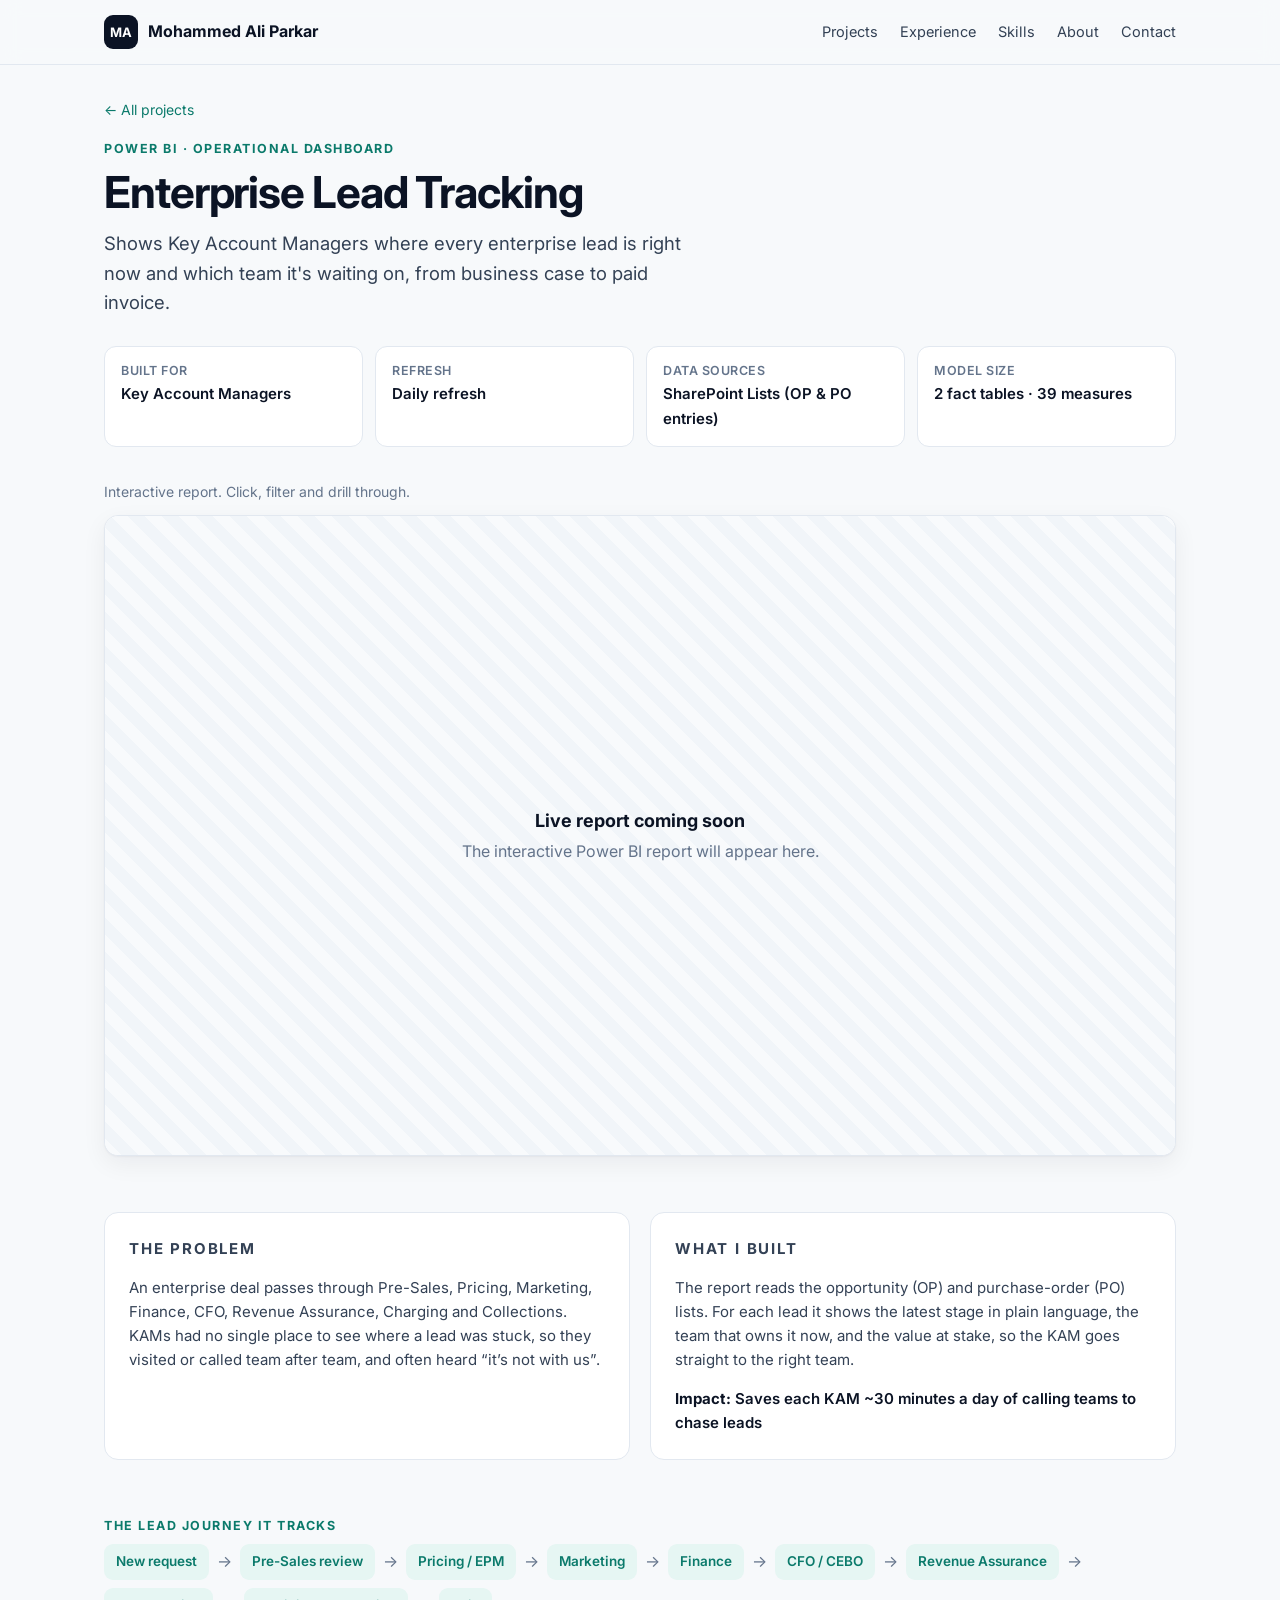
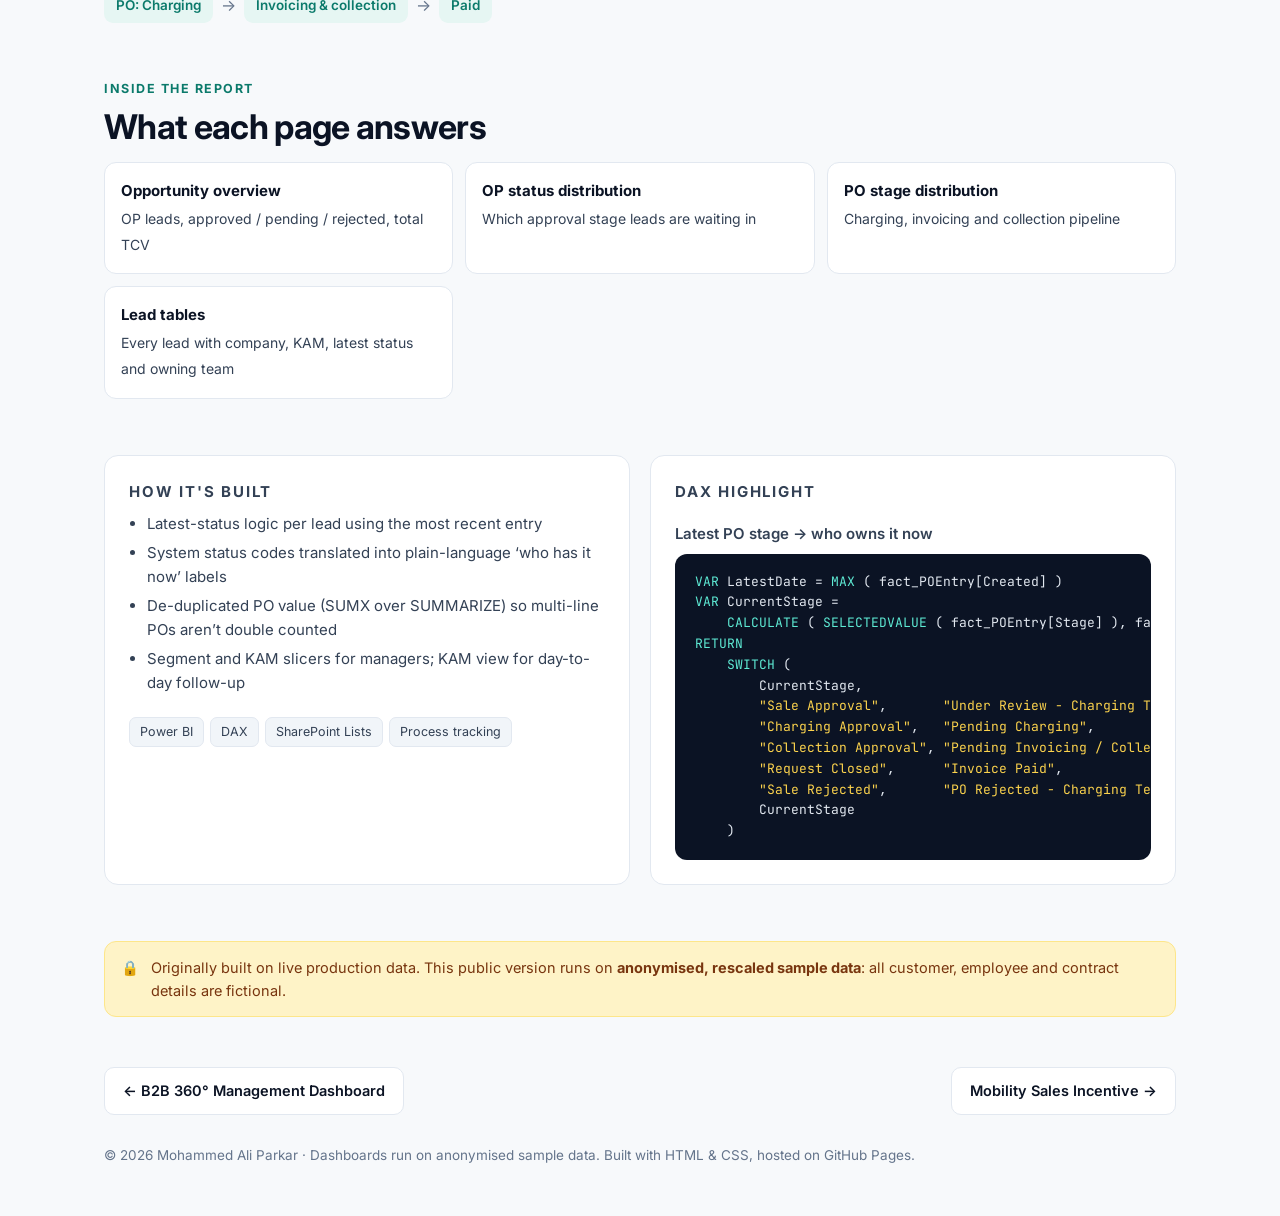
<file: projects/lead-tracking.html>
<!DOCTYPE html>
<html lang="en"><head><meta charset="utf-8"><meta name="viewport" content="width=device-width,initial-scale=1">
<title>Enterprise Lead Tracking · Your Name</title><meta name="description" content="Mohammed Ali Parkar: BI, data and business analyst in Kuwait. Live Power BI dashboards, SQL, Python and machine learning.">
<meta property="og:type" content="website"><meta property="og:url" content="https://parkar05.github.io/"><meta property="og:title" content="Mohammed Ali Parkar · Data &amp; BI Analyst Portfolio">
<meta property="og:description" content="Live Power BI dashboards, SQL, Python and machine learning. Open to BI, Data &amp; Business Analyst roles across the GCC.">
<meta property="og:image" content="https://parkar05.github.io/assets/og-image.png"><meta property="og:image:width" content="1200"><meta property="og:image:height" content="630">
<meta name="twitter:card" content="summary_large_image"><meta name="twitter:image" content="https://parkar05.github.io/assets/og-image.png">
<link rel="icon" type="image/svg+xml" href="../assets/favicon.svg"><link rel="icon" type="image/png" sizes="64x64" href="../assets/favicon-64.png"><link rel="apple-touch-icon" href="../assets/apple-touch-icon.png"><meta name="theme-color" content="#0B1324">
<link rel="preconnect" href="https://fonts.googleapis.com"><link rel="preconnect" href="https://fonts.gstatic.com" crossorigin><link href="https://fonts.googleapis.com/css2?family=Inter:wght@400;500;600;700;800&family=JetBrains+Mono:wght@400;500&display=swap" rel="stylesheet"><link rel="stylesheet" href="../assets/style.css?v=11"></head><body>
<nav class="nav"><div class="wrap"><a class="brand" href="../index.html"><span class="badge" data-initials></span><span data-name></span></a>
<button class="menu-btn" aria-label="Open menu" aria-expanded="false"><span></span><span></span><span></span></button><div class="nav-links"><a href="../index.html#projects" class="keep">Projects</a><a href="../index.html#experience">Experience</a><a href="../index.html#skills">Skills</a><a href="../index.html#about">About</a><a href="../index.html#contact" class="keep">Contact</a></div></div></nav>
<main class="wrap">
<p class="crumb"><a href="../index.html#projects">← All projects</a></p>
<header class="phead"><p class="eyebrow">Power BI · Operational dashboard</p><h1>Enterprise Lead Tracking</h1>
<p class="lede">Shows Key Account Managers where every enterprise lead is right now and which team it&#x27;s waiting on, from business case to paid invoice.</p>
<div class="meta"><div><small>Built for</small><b>Key Account Managers</b></div><div><small>Refresh</small><b>Daily refresh</b></div><div><small>Data sources</small><b>SharePoint Lists (OP &amp; PO entries)</b></div><div><small>Model size</small><b>2 fact tables · 39 measures</b></div></div></header>
<div class="embed-bar"><span>Interactive report. Click, filter and drill through.</span><a class="btn" data-report-link="lead-tracking" href="#" target="_blank" rel="noopener">Open full screen <svg viewBox="0 0 24 24" fill="none" stroke="currentColor" stroke-width="2"><path d="M14 4h6v6M20 4l-9 9M19 14v5a1 1 0 0 1-1 1H5a1 1 0 0 1-1-1V6a1 1 0 0 1 1-1h5"/></svg></a></div>
<div class="embed" data-report="lead-tracking" data-title="Enterprise Lead Tracking"><div class="soon"><div><b>Live report coming soon</b>The interactive Power BI report will appear here.</div></div></div>
<section class="video-wrap" data-video-section="lead-tracking" style="padding:36px 0 0;display:none"><p class="eyebrow">Walkthrough</p><h2>90-second tour</h2><div class="embed video" data-video="lead-tracking"></div></section>
<section><div class="two"><div class="panel"><p class="eyebrow">The problem</p><p>An enterprise deal passes through Pre-Sales, Pricing, Marketing, Finance, CFO, Revenue Assurance, Charging and Collections. KAMs had no single place to see where a lead was stuck, so they visited or called team after team, and often heard “it’s not with us”.</p></div>
<div class="panel"><p class="eyebrow">What I built</p><p>The report reads the opportunity (OP) and purchase-order (PO) lists. For each lead it shows the latest stage in plain language, the team that owns it now, and the value at stake, so the KAM goes straight to the right team.</p><p class="outcome" style="margin:10px 0 0"><b>Impact:</b> Saves each KAM ~30 minutes a day of calling teams to chase leads</p></div></div></section>
<section style="padding-top:0"><p class="eyebrow">The lead journey it tracks</p><div class="flow"><span>New request</span><i>→</i><span>Pre-Sales review</span><i>→</i><span>Pricing / EPM</span><i>→</i><span>Marketing</span><i>→</i><span>Finance</span><i>→</i><span>CFO / CEBO</span><i>→</i><span>Revenue Assurance</span><i>→</i><span>PO: Charging</span><i>→</i><span>Invoicing &amp; collection</span><i>→</i><span>Paid</span></div></section>
<section style="padding-top:0"><p class="eyebrow">Inside the report</p><h2>What each page answers</h2><div class="pages"><div class="page"><b>Opportunity overview</b><span>OP leads, approved / pending / rejected, total TCV</span></div><div class="page"><b>OP status distribution</b><span>Which approval stage leads are waiting in</span></div><div class="page"><b>PO stage distribution</b><span>Charging, invoicing and collection pipeline</span></div><div class="page"><b>Lead tables</b><span>Every lead with company, KAM, latest status and owning team</span></div></div></section>
<section style="padding-top:0"><div class="two"><div class="panel"><p class="eyebrow">How it's built</p><ul><li>Latest-status logic per lead using the most recent entry</li><li>System status codes translated into plain-language ‘who has it now’ labels</li><li>De-duplicated PO value (SUMX over SUMMARIZE) so multi-line POs aren’t double counted</li><li>Segment and KAM slicers for managers; KAM view for day-to-day follow-up</li></ul>
<div class="chips" style="margin-top:16px"><span class="chip">Power BI</span><span class="chip">DAX</span><span class="chip">SharePoint Lists</span><span class="chip">Process tracking</span></div></div>
<div class="panel"><p class="eyebrow">DAX highlight</p><div style="margin-top:18px"><p class="code-title">Latest PO stage → who owns it now</p><pre><span class="k">VAR</span> LatestDate = <span class="k">MAX</span> ( fact_POEntry[Created] )
<span class="k">VAR</span> CurrentStage =
    <span class="k">CALCULATE</span> ( <span class="k">SELECTEDVALUE</span> ( fact_POEntry[Stage] ), fact_POEntry[Created] = LatestDate )
<span class="k">RETURN</span>
    <span class="k">SWITCH</span> (
        CurrentStage,
        <span class="s">&quot;Sale Approval&quot;</span>,       <span class="s">&quot;Under Review - Charging Team&quot;</span>,
        <span class="s">&quot;Charging Approval&quot;</span>,   <span class="s">&quot;Pending Charging&quot;</span>,
        <span class="s">&quot;Collection Approval&quot;</span>, <span class="s">&quot;Pending Invoicing / Collection&quot;</span>,
        <span class="s">&quot;Request Closed&quot;</span>,      <span class="s">&quot;Invoice Paid&quot;</span>,
        <span class="s">&quot;Sale Rejected&quot;</span>,       <span class="s">&quot;PO Rejected - Charging Team&quot;</span>,
        CurrentStage
    )</pre></div></div></div></section>
<div class="note"><span>🔒</span><span>Originally built on live production data. This public version runs on <b>anonymised, rescaled sample data</b>: all customer, employee and contract details are fictional.</span></div>
<div class="next"><a class="btn" href="b2b-360.html">← B2B 360° Management Dashboard</a><a class="btn" href="mobility-incentive.html">Mobility Sales Incentive →</a></div>
</main><footer><div class="wrap">© <span data-year></span> <span data-name></span> · Dashboards run on anonymised sample data. Built with HTML &amp; CSS, hosted on GitHub Pages.</div></footer>
<script>(function(){var b=document.querySelector(".menu-btn"),n=document.querySelector(".nav");if(!b||!n)return;b.onclick=function(){var o=n.classList.toggle("menu-open");b.setAttribute("aria-expanded",o?"true":"false")};document.querySelectorAll(".nav-links a").forEach(function(a){a.addEventListener("click",function(){n.classList.remove("menu-open")})})})();</script><script src="../assets/config.js?v=11"></script><script src="../assets/site.js?v=11"></script></body></html>
</file>
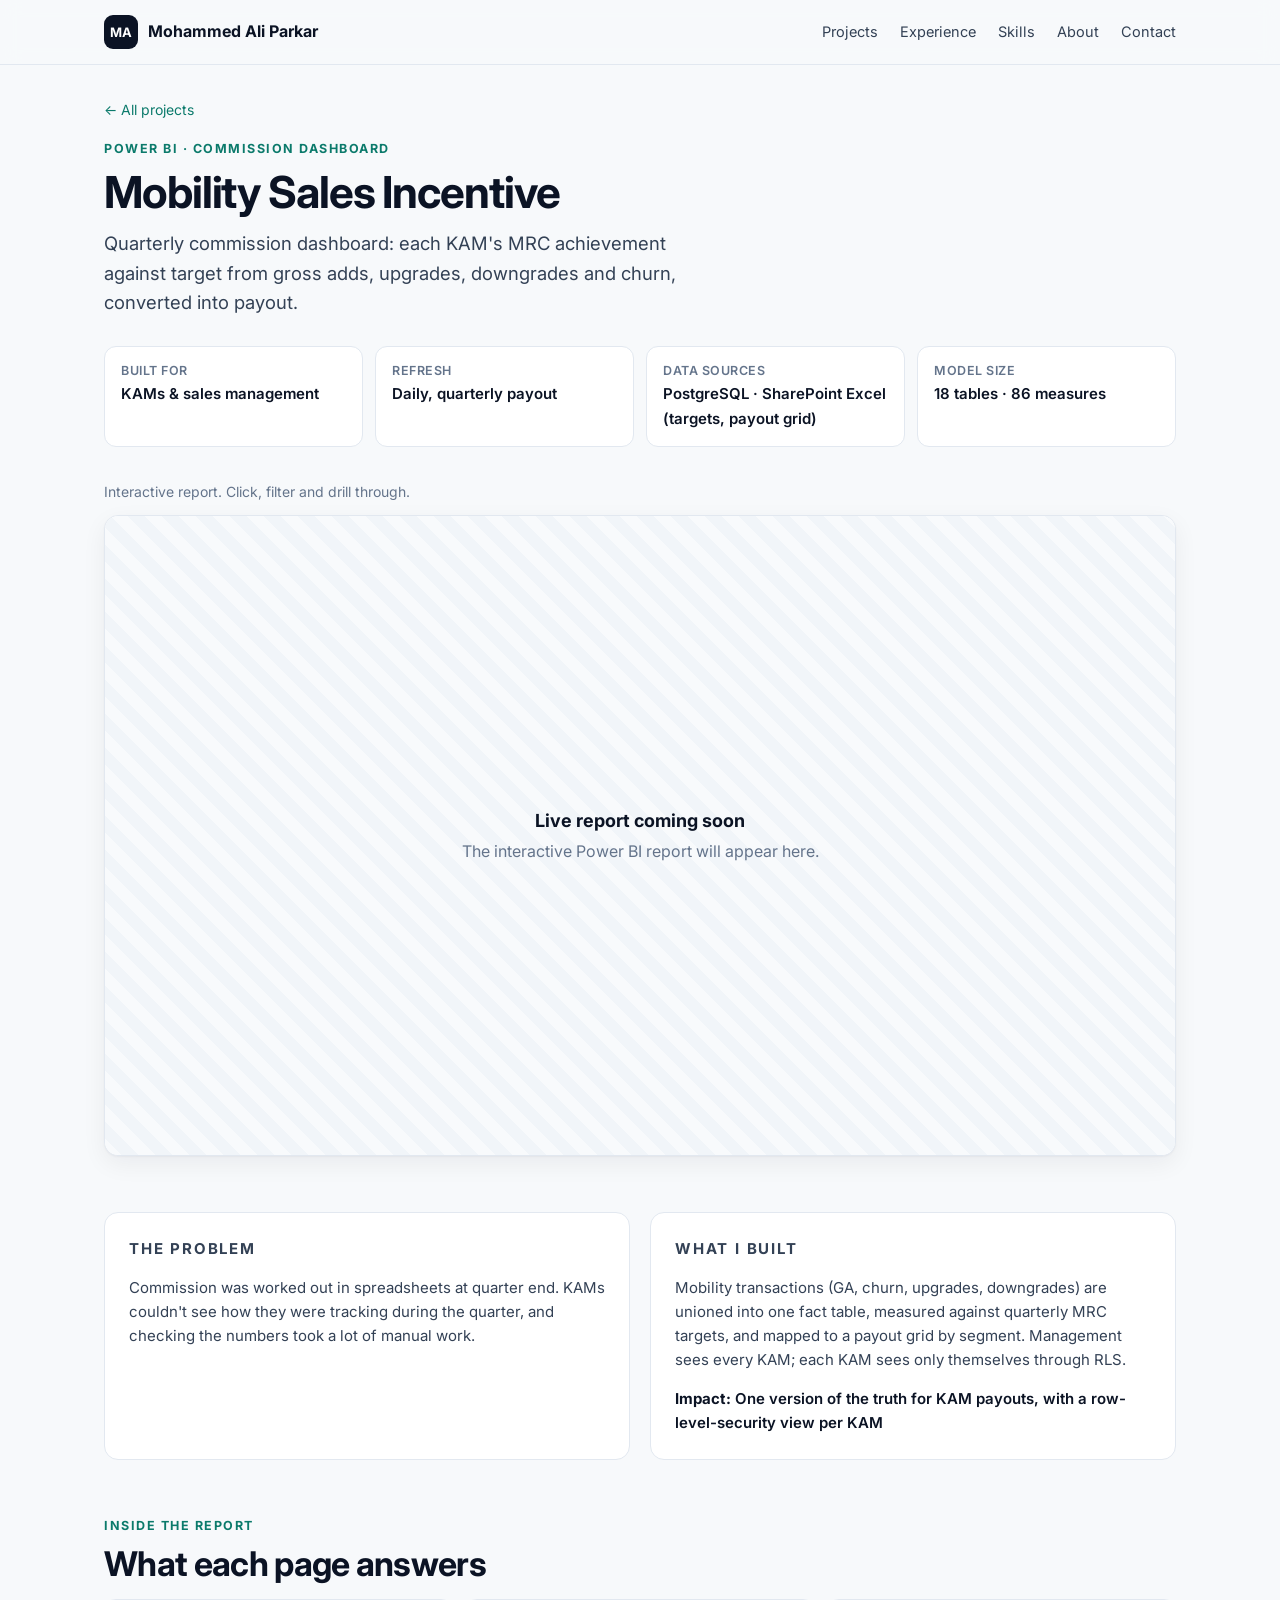
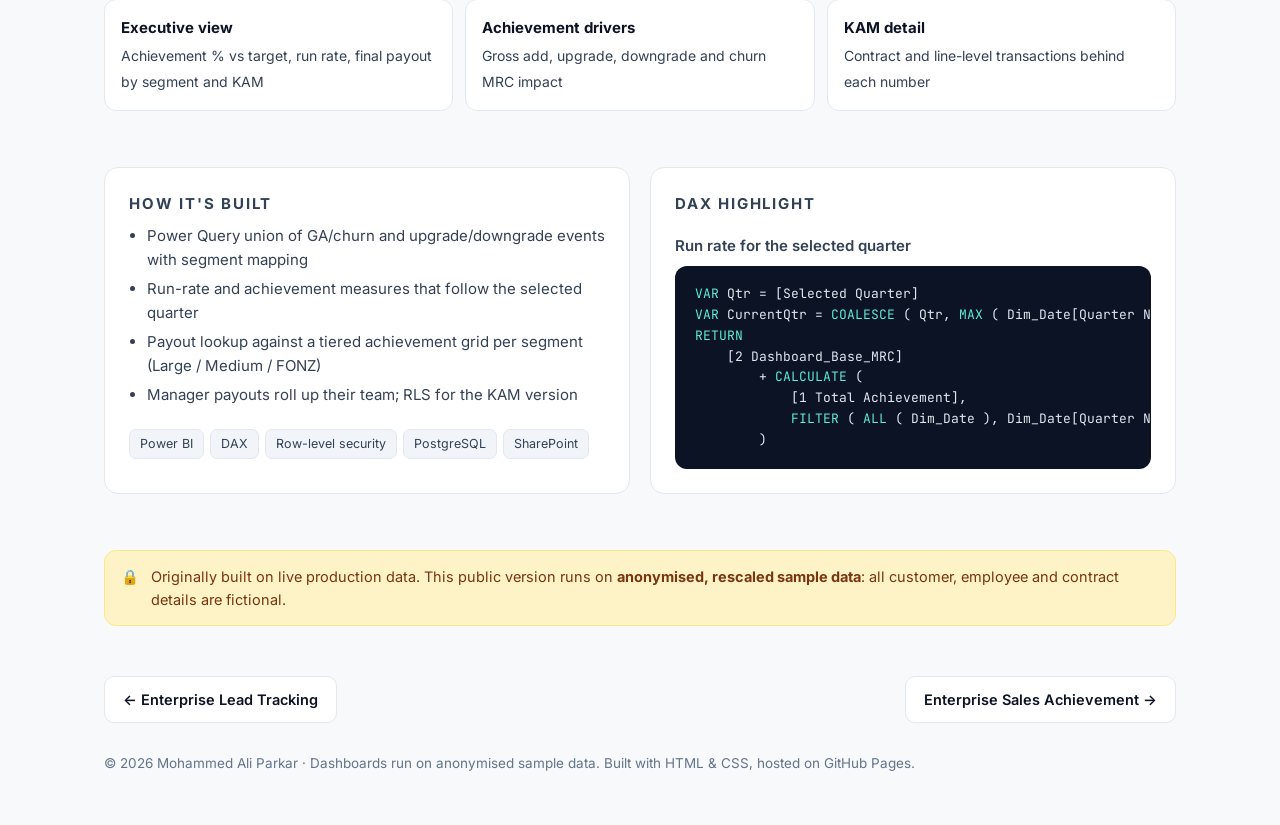
<file: projects/mobility-incentive.html>
<!DOCTYPE html>
<html lang="en"><head><meta charset="utf-8"><meta name="viewport" content="width=device-width,initial-scale=1">
<title>Mobility Sales Incentive · Your Name</title><meta name="description" content="Mohammed Ali Parkar: BI, data and business analyst in Kuwait. Live Power BI dashboards, SQL, Python and machine learning.">
<meta property="og:type" content="website"><meta property="og:url" content="https://parkar05.github.io/"><meta property="og:title" content="Mohammed Ali Parkar · Data &amp; BI Analyst Portfolio">
<meta property="og:description" content="Live Power BI dashboards, SQL, Python and machine learning. Open to BI, Data &amp; Business Analyst roles across the GCC.">
<meta property="og:image" content="https://parkar05.github.io/assets/og-image.png"><meta property="og:image:width" content="1200"><meta property="og:image:height" content="630">
<meta name="twitter:card" content="summary_large_image"><meta name="twitter:image" content="https://parkar05.github.io/assets/og-image.png">
<link rel="icon" type="image/svg+xml" href="../assets/favicon.svg"><link rel="icon" type="image/png" sizes="64x64" href="../assets/favicon-64.png"><link rel="apple-touch-icon" href="../assets/apple-touch-icon.png"><meta name="theme-color" content="#0B1324">
<link rel="preconnect" href="https://fonts.googleapis.com"><link rel="preconnect" href="https://fonts.gstatic.com" crossorigin><link href="https://fonts.googleapis.com/css2?family=Inter:wght@400;500;600;700;800&family=JetBrains+Mono:wght@400;500&display=swap" rel="stylesheet"><link rel="stylesheet" href="../assets/style.css?v=11"></head><body>
<nav class="nav"><div class="wrap"><a class="brand" href="../index.html"><span class="badge" data-initials></span><span data-name></span></a>
<button class="menu-btn" aria-label="Open menu" aria-expanded="false"><span></span><span></span><span></span></button><div class="nav-links"><a href="../index.html#projects" class="keep">Projects</a><a href="../index.html#experience">Experience</a><a href="../index.html#skills">Skills</a><a href="../index.html#about">About</a><a href="../index.html#contact" class="keep">Contact</a></div></div></nav>
<main class="wrap">
<p class="crumb"><a href="../index.html#projects">← All projects</a></p>
<header class="phead"><p class="eyebrow">Power BI · Commission dashboard</p><h1>Mobility Sales Incentive</h1>
<p class="lede">Quarterly commission dashboard: each KAM&#x27;s MRC achievement against target from gross adds, upgrades, downgrades and churn, converted into payout.</p>
<div class="meta"><div><small>Built for</small><b>KAMs &amp; sales management</b></div><div><small>Refresh</small><b>Daily, quarterly payout</b></div><div><small>Data sources</small><b>PostgreSQL · SharePoint Excel (targets, payout grid)</b></div><div><small>Model size</small><b>18 tables · 86 measures</b></div></div></header>
<div class="embed-bar"><span>Interactive report. Click, filter and drill through.</span><a class="btn" data-report-link="mobility-incentive" href="#" target="_blank" rel="noopener">Open full screen <svg viewBox="0 0 24 24" fill="none" stroke="currentColor" stroke-width="2"><path d="M14 4h6v6M20 4l-9 9M19 14v5a1 1 0 0 1-1 1H5a1 1 0 0 1-1-1V6a1 1 0 0 1 1-1h5"/></svg></a></div>
<div class="embed" data-report="mobility-incentive" data-title="Mobility Sales Incentive"><div class="soon"><div><b>Live report coming soon</b>The interactive Power BI report will appear here.</div></div></div>
<section class="video-wrap" data-video-section="mobility-incentive" style="padding:36px 0 0;display:none"><p class="eyebrow">Walkthrough</p><h2>90-second tour</h2><div class="embed video" data-video="mobility-incentive"></div></section>
<section><div class="two"><div class="panel"><p class="eyebrow">The problem</p><p>Commission was worked out in spreadsheets at quarter end. KAMs couldn&#x27;t see how they were tracking during the quarter, and checking the numbers took a lot of manual work.</p></div>
<div class="panel"><p class="eyebrow">What I built</p><p>Mobility transactions (GA, churn, upgrades, downgrades) are unioned into one fact table, measured against quarterly MRC targets, and mapped to a payout grid by segment. Management sees every KAM; each KAM sees only themselves through RLS.</p><p class="outcome" style="margin:10px 0 0"><b>Impact:</b> One version of the truth for KAM payouts, with a row-level-security view per KAM</p></div></div></section>

<section style="padding-top:0"><p class="eyebrow">Inside the report</p><h2>What each page answers</h2><div class="pages"><div class="page"><b>Executive view</b><span>Achievement % vs target, run rate, final payout by segment and KAM</span></div><div class="page"><b>Achievement drivers</b><span>Gross add, upgrade, downgrade and churn MRC impact</span></div><div class="page"><b>KAM detail</b><span>Contract and line-level transactions behind each number</span></div></div></section>
<section style="padding-top:0"><div class="two"><div class="panel"><p class="eyebrow">How it's built</p><ul><li>Power Query union of GA/churn and upgrade/downgrade events with segment mapping</li><li>Run-rate and achievement measures that follow the selected quarter</li><li>Payout lookup against a tiered achievement grid per segment (Large / Medium / FONZ)</li><li>Manager payouts roll up their team; RLS for the KAM version</li></ul>
<div class="chips" style="margin-top:16px"><span class="chip">Power BI</span><span class="chip">DAX</span><span class="chip">Row-level security</span><span class="chip">PostgreSQL</span><span class="chip">SharePoint</span></div></div>
<div class="panel"><p class="eyebrow">DAX highlight</p><div style="margin-top:18px"><p class="code-title">Run rate for the selected quarter</p><pre><span class="k">VAR</span> Qtr = [Selected Quarter]
<span class="k">VAR</span> CurrentQtr = <span class="k">COALESCE</span> ( Qtr, <span class="k">MAX</span> ( Dim_Date[Quarter Number] ) )
<span class="k">RETURN</span>
    [2 Dashboard_Base_MRC]
        + <span class="k">CALCULATE</span> (
            [1 Total Achievement],
            <span class="k">FILTER</span> ( <span class="k">ALL</span> ( Dim_Date ), Dim_Date[Quarter Number] = CurrentQtr )
        )</pre></div></div></div></section>
<div class="note"><span>🔒</span><span>Originally built on live production data. This public version runs on <b>anonymised, rescaled sample data</b>: all customer, employee and contract details are fictional.</span></div>
<div class="next"><a class="btn" href="lead-tracking.html">← Enterprise Lead Tracking</a><a class="btn" href="enterprise-achievement.html">Enterprise Sales Achievement →</a></div>
</main><footer><div class="wrap">© <span data-year></span> <span data-name></span> · Dashboards run on anonymised sample data. Built with HTML &amp; CSS, hosted on GitHub Pages.</div></footer>
<script>(function(){var b=document.querySelector(".menu-btn"),n=document.querySelector(".nav");if(!b||!n)return;b.onclick=function(){var o=n.classList.toggle("menu-open");b.setAttribute("aria-expanded",o?"true":"false")};document.querySelectorAll(".nav-links a").forEach(function(a){a.addEventListener("click",function(){n.classList.remove("menu-open")})})})();</script><script src="../assets/config.js?v=11"></script><script src="../assets/site.js?v=11"></script></body></html>
</file>
<file: assets/style.css>
:root{
  --ink:#0B1324; --ink-2:#334155; --muted:#64748B; --line:#E2E8F0; --bg:#F7F9FB; --card:#FFFFFF;
  --accent:#0F9D8A; --accent-2:#0B7A6B; --accent-soft:#E6F6F3; --amber:#B45309; --amber-soft:#FEF3C7;
  --radius:14px; --shadow:0 1px 2px rgba(15,23,42,.04),0 8px 24px rgba(15,23,42,.06);
  --mono:"JetBrains Mono",ui-monospace,SFMono-Regular,Menlo,monospace;
}
*{box-sizing:border-box}
html{scroll-behavior:smooth}
body{margin:0;font-family:"Inter",system-ui,-apple-system,Segoe UI,Roboto,sans-serif;color:var(--ink);background:var(--bg);line-height:1.6;-webkit-font-smoothing:antialiased}
a{color:var(--accent-2);text-decoration:none}
a:hover{text-decoration:underline}
.wrap{max-width:1120px;margin:0 auto;padding:0 24px}
/* nav */
.nav{position:sticky;top:0;z-index:20;background:rgba(247,249,251,.85);backdrop-filter:blur(10px);border-bottom:1px solid var(--line)}
.nav .wrap{display:flex;align-items:center;justify-content:space-between;height:64px}
.brand{display:flex;align-items:center;gap:10px;font-weight:700;color:var(--ink)}
.brand:hover{text-decoration:none}
.badge{width:34px;height:34px;border-radius:9px;background:var(--ink);color:#fff;display:grid;place-items:center;font-size:13px;font-weight:700;letter-spacing:.5px}
.nav-links{display:flex;gap:22px;font-size:14.5px}
.nav-links a{color:var(--ink-2)}
@media(max-width:640px){.nav-links a:not(.keep){display:none}}
/* buttons */
.btn{display:inline-flex;align-items:center;gap:8px;padding:11px 18px;border-radius:10px;font-weight:600;font-size:14.5px;border:1px solid var(--line);background:#fff;color:var(--ink);transition:.15s}
.btn:hover{text-decoration:none;border-color:#CBD5E1;transform:translateY(-1px)}
.btn.primary{background:var(--accent);border-color:var(--accent);color:#fff}
.btn.primary:hover{background:var(--accent-2)}
.btn svg{width:16px;height:16px}
/* hero */
.hero{padding:76px 0 56px}
.hero-grid{display:grid;grid-template-columns:1.35fr 1fr;gap:48px;align-items:center}
@media(max-width:900px){.hero-grid{grid-template-columns:1fr}}
.open{display:inline-flex;align-items:center;gap:8px;font-size:13px;font-weight:600;color:var(--accent-2);background:var(--accent-soft);padding:6px 12px;border-radius:999px}
.open::before{content:"";width:8px;height:8px;border-radius:50%;background:var(--accent);box-shadow:0 0 0 4px rgba(15,157,138,.18)}
h1{font-size:clamp(36px,5vw,54px);line-height:1.08;letter-spacing:-.025em;margin:18px 0 12px}
.lede{font-size:18.5px;color:var(--ink-2);max-width:600px;margin:0 0 28px}
.cta{display:flex;flex-wrap:wrap;gap:10px}
.stats{display:grid;grid-template-columns:1fr 1fr;gap:14px}
.stat{background:var(--card);border:1px solid var(--line);border-radius:var(--radius);padding:20px;box-shadow:var(--shadow)}
.stat b{display:block;font-size:30px;letter-spacing:-.02em;line-height:1.1}
.stat span{font-size:13.5px;color:var(--muted)}
/* sections */
section{padding:56px 0}
.eyebrow{font-size:12.5px;font-weight:700;letter-spacing:.12em;text-transform:uppercase;color:var(--accent-2);margin:0 0 8px}
h2{font-size:clamp(26px,3.2vw,34px);letter-spacing:-.02em;line-height:1.2;margin:0 0 14px}
h3{font-size:19px;margin:0 0 8px;letter-spacing:-.01em}
.sub{color:var(--ink-2);max-width:720px;margin:0 0 30px}
/* project cards */
.grid{display:grid;grid-template-columns:repeat(2,1fr);gap:20px}
@media(max-width:820px){.grid{grid-template-columns:1fr}}
.card{background:var(--card);border:1px solid var(--line);border-radius:var(--radius);padding:26px;box-shadow:var(--shadow);display:flex;flex-direction:column;gap:12px;transition:.18s;color:inherit}
.card:hover{text-decoration:none;transform:translateY(-3px);border-color:#CBD5E1}
.card.feature{grid-column:1/-1;background:linear-gradient(135deg,#0B1324 0%,#13263F 100%);color:#E2E8F0;border-color:#0B1324}
.card.feature h3{font-size:24px;color:#fff}
.card.feature p{color:#CBD5E1}
.card.feature .chip{background:rgba(255,255,255,.08);color:#E2E8F0;border-color:rgba(255,255,255,.12)}
.card.feature .go{color:#5EEAD4}
.card-top{display:flex;justify-content:space-between;align-items:center;gap:10px}
.kind{font-size:12.5px;font-weight:700;letter-spacing:.06em;text-transform:uppercase;color:var(--muted)}
.card.feature .kind{color:#94A3B8}
.pill{font-size:12px;font-weight:600;padding:3px 10px;border-radius:999px}
.pill.is-live{background:var(--accent-soft);color:var(--accent-2)}
.pill.is-soon{background:var(--amber-soft);color:var(--amber)}
.card p{margin:0;color:var(--ink-2);font-size:15px}
.outcome{font-weight:600;color:var(--ink)!important}
.card.feature .outcome{color:#fff!important}
.chips{display:flex;flex-wrap:wrap;gap:6px;margin-top:auto;padding-top:6px}
.chip{font-size:12.5px;padding:4px 10px;border-radius:7px;background:#F1F5F9;border:1px solid var(--line);color:var(--ink-2)}
.go{font-weight:600;font-size:14.5px;color:var(--accent-2)}
/* skills */
.skills{display:grid;grid-template-columns:repeat(4,1fr);gap:16px}
@media(max-width:900px){.skills{grid-template-columns:repeat(2,1fr)}}
@media(max-width:520px){.skills{grid-template-columns:1fr}}
.skill{background:var(--card);border:1px solid var(--line);border-radius:var(--radius);padding:20px}
.skill h4{margin:0 0 10px;font-size:15px}
.skill ul{margin:0;padding:0;list-style:none;color:var(--ink-2);font-size:14.5px}
.skill li{padding:3px 0}
/* about */
.about{display:grid;grid-template-columns:1.4fr 1fr;gap:40px}
@media(max-width:820px){.about{grid-template-columns:1fr}}
.about p{color:var(--ink-2);margin:0 0 14px}
.facts{background:var(--card);border:1px solid var(--line);border-radius:var(--radius);padding:22px}
.facts dl{margin:0;display:grid;grid-template-columns:auto 1fr;gap:10px 16px;font-size:14.5px}
.facts dt{color:var(--muted)}
.facts dd{margin:0;font-weight:500}
/* contact */
.contact{background:var(--ink);color:#E2E8F0;border-radius:20px;padding:44px;display:flex;justify-content:space-between;align-items:center;gap:24px;flex-wrap:wrap}
.contact h2{color:#fff}
.contact p{color:#CBD5E1;margin:0}
footer{padding:30px 0 50px;color:var(--muted);font-size:13.5px}
/* project page */
.crumb{font-size:14px;color:var(--muted);margin:34px 0 0}
.phead{padding:18px 0 26px}
.phead h1{font-size:clamp(30px,4.2vw,44px);margin:10px 0 12px}
.meta{display:grid;grid-template-columns:repeat(4,1fr);gap:12px;margin:22px 0 0}
@media(max-width:820px){.meta{grid-template-columns:repeat(2,1fr)}}
.meta div{background:var(--card);border:1px solid var(--line);border-radius:12px;padding:14px 16px}
.meta small{display:block;color:var(--muted);font-size:12.5px;font-weight:600;letter-spacing:.04em;text-transform:uppercase}
.meta b{font-size:15px;font-weight:600}
.embed-bar{display:flex;justify-content:space-between;align-items:center;margin:8px 0 12px;gap:12px;flex-wrap:wrap}
.embed-bar span{font-size:14px;color:var(--muted)}
.embed{position:relative;width:100%;padding-top:calc(56.25% + 36px);background:#fff;border:1px solid var(--line);border-radius:var(--radius);overflow:hidden;box-shadow:var(--shadow)}
.embed.tall{padding-top:75%}
.embed iframe{position:absolute;inset:0;width:100%;height:100%;border:0}
.embed .soon{position:absolute;inset:0;display:grid;place-items:center;text-align:center;padding:24px;background:repeating-linear-gradient(45deg,#F8FAFC,#F8FAFC 12px,#F1F5F9 12px,#F1F5F9 24px);color:var(--muted)}
.embed .soon b{display:block;color:var(--ink);font-size:18px;margin-bottom:4px}
.two{display:grid;grid-template-columns:1fr 1fr;gap:20px}
@media(max-width:820px){.two{grid-template-columns:1fr}}
.panel{background:var(--card);border:1px solid var(--line);border-radius:var(--radius);padding:24px}
.panel p,.panel li{color:var(--ink-2);font-size:15px}
.panel ul{padding-left:18px;margin:0}
.panel li{margin:5px 0}
.pages{display:grid;grid-template-columns:repeat(3,1fr);gap:12px}
@media(max-width:820px){.pages{grid-template-columns:1fr 1fr}}
@media(max-width:520px){.pages{grid-template-columns:1fr}}
.page{background:var(--card);border:1px solid var(--line);border-radius:12px;padding:16px}
.page b{display:block;font-size:15px;margin-bottom:3px}
.page span{font-size:14px;color:var(--ink-2)}
.flow{display:flex;flex-wrap:wrap;align-items:center;gap:8px;margin:8px 0 0}
.flow span{background:var(--accent-soft);color:var(--accent-2);font-weight:600;font-size:13.5px;padding:7px 12px;border-radius:9px}
.flow i{color:var(--muted);font-style:normal}
pre{background:#0B1324;color:#E2E8F0;border-radius:12px;padding:18px 20px;overflow:auto;font:13px/1.6 var(--mono);margin:0}
pre .k{color:#5EEAD4}
pre .c{color:#64748B}
pre .s{color:#FCD34D}
.code-title{font-size:13.5px;font-weight:600;color:var(--muted);margin:0 0 8px}
.note{display:flex;gap:12px;background:var(--amber-soft);border:1px solid #FDE68A;color:#78350F;border-radius:12px;padding:14px 16px;font-size:14.5px}
.next{display:flex;justify-content:space-between;gap:16px;margin:50px 0 0;flex-wrap:wrap}
.two>*,.grid>*{min-width:0}
.pill{white-space:nowrap}
/* experience timeline */
.timeline{display:flex;flex-direction:column;gap:0;border-left:2px solid var(--line);margin-left:6px}
.job{display:grid;grid-template-columns:170px 1fr;gap:24px;padding:0 0 26px 26px;position:relative}
.job::before{content:"";position:absolute;left:-7px;top:6px;width:12px;height:12px;border-radius:50%;background:#fff;border:2px solid var(--accent)}
.job:first-child::before{background:var(--accent)}
.job .when{font-size:13.5px;font-weight:600;color:var(--muted);padding-top:2px}
.job h3{font-size:17px;margin:0}
.job .where{font-size:13.5px;color:var(--accent-2);font-weight:600;margin:2px 0 6px}
.job p{margin:0;color:var(--ink-2);font-size:15px}
@media(max-width:700px){.job{grid-template-columns:1fr;gap:4px}}
/* v3: skills chips + refined experience */
.skillgrid{display:grid;grid-template-columns:repeat(3,1fr);gap:16px}
@media(max-width:900px){.skillgrid{grid-template-columns:1fr 1fr}}
@media(max-width:560px){.skillgrid{grid-template-columns:1fr}}
.skillgrid .skill h4{margin:0 0 12px}
.skillgrid .chips{padding-top:0}
.job{padding-bottom:22px}
.jobcard{background:var(--card);border:1px solid var(--line);border-radius:var(--radius);padding:20px 22px;box-shadow:var(--shadow)}
.jobcard h3{font-size:17.5px}
.jobcard .co{margin:2px 0 0;font-weight:600;color:var(--ink)}
.jobcard .where{margin:2px 0 10px}
.jobcard ul{margin:0;padding-left:18px;color:var(--ink-2);font-size:14.8px}
.jobcard li{margin:4px 0}
.jobcard .chips{margin-top:12px;padding-top:0}
.job::before{top:24px}
.job .when{padding-top:20px;display:flex;flex-direction:column;gap:6px;align-items:flex-start}
.now{font-size:11.5px;font-weight:700;color:var(--accent-2);background:var(--accent-soft);padding:2px 8px;border-radius:999px}
@media(max-width:700px){.job .when{padding-top:0;flex-direction:row;align-items:center}}
/* v4: about facts card */
.about{grid-template-columns:1fr 1fr;align-items:start}
.facts{padding:6px 24px}
.fact{padding:16px 0;border-bottom:1px solid var(--line)}
.fact:last-child{border-bottom:0}
.fact>small{display:block;font-size:12px;font-weight:700;letter-spacing:.08em;text-transform:uppercase;color:var(--muted);margin-bottom:8px}
.fact>b{font-size:16px}
.fact>span{display:block;font-size:14px;color:var(--ink-2)}
.fact .chips{padding-top:0}
.chip.strong{background:var(--accent-soft);border-color:#B7E4DC;color:var(--accent-2);font-weight:600}
.edu{padding:8px 0 8px 14px;border-left:3px solid var(--accent-soft);margin:6px 0}
.edu b{display:block;font-size:15px}
.edu span{display:block;font-size:14px;color:var(--ink-2)}
.edu em{display:block;font-style:normal;font-size:13px;color:var(--muted)}
/* v5: hero snapshot + ml chips */
.snap{background:linear-gradient(160deg,#0B1324 0%,#132A44 100%);color:#E2E8F0;border-radius:20px;padding:22px;box-shadow:0 20px 50px rgba(11,19,36,.25)}
.snap-head{display:flex;justify-content:space-between;align-items:center;font-size:12.5px;font-weight:700;letter-spacing:.1em;text-transform:uppercase;color:#94A3B8;margin-bottom:14px}
.dot-live{display:inline-flex;align-items:center;gap:6px;color:#5EEAD4;letter-spacing:.04em}
.dot-live::before{content:"";width:7px;height:7px;border-radius:50%;background:#2DD4BF;box-shadow:0 0 0 4px rgba(45,212,191,.2)}
.snap-grid{display:grid;grid-template-columns:1fr 1fr;gap:10px}
.kpi{background:rgba(255,255,255,.05);border:1px solid rgba(255,255,255,.08);border-radius:12px;padding:14px}
.kpi b{display:block;font-size:26px;letter-spacing:-.02em;color:#fff;line-height:1.15}
.kpi span{font-size:13px;color:#94A3B8}
.snap-bars{margin-top:16px}
.snap-bars small{display:block;font-size:12px;color:#94A3B8;margin-bottom:8px;font-weight:600}
.bar{display:grid;grid-template-columns:140px 1fr;align-items:center;gap:10px;font-size:13px;color:#CBD5E1;margin:7px 0}
.bar i{display:block;height:8px;border-radius:99px;background:rgba(255,255,255,.08);position:relative;overflow:hidden}
.bar i::after{content:"";position:absolute;inset:0;width:var(--w);border-radius:99px;background:linear-gradient(90deg,#0F9D8A,#5EEAD4)}
.snap-foot{display:flex;flex-wrap:wrap;gap:6px;margin-top:16px;padding-top:14px;border-top:1px solid rgba(255,255,255,.08)}
.snap-foot span{font-size:12px;font-weight:600;padding:4px 10px;border-radius:7px;background:rgba(94,234,212,.1);color:#5EEAD4}
.chip.ml{background:#EEF2FF;border-color:#C7D2FE;color:#4338CA}
@media(max-width:520px){.bar{grid-template-columns:110px 1fr}}
/* ===== mobile polish (v5.1) ===== */
.brand span:last-child{white-space:nowrap}
@media(max-width:820px){
  .about{grid-template-columns:1fr;gap:24px}
}
@media(max-width:640px){
  .wrap{padding:0 18px}
  .nav .wrap{height:58px}
  .brand{font-size:15px;gap:8px}
  .badge{width:30px;height:30px;font-size:12px}
  .nav-links{gap:14px;font-size:14px}
  section{padding:40px 0}
  .hero{padding:32px 0 20px}
  .hero-grid{gap:28px}
  h1{font-size:31px;margin:14px 0 12px}
  h2{font-size:25px}
  .lede{font-size:16px;margin-bottom:20px}
  .open{font-size:12px;line-height:1.4;border-radius:12px}
  .cta{gap:8px}
  .cta .btn{flex:1 1 calc(50% - 8px);justify-content:center;padding:11px 12px}
  .cta .btn.primary{flex-basis:100%}
  .snap{padding:18px;border-radius:16px}
  .kpi{padding:12px}
  .kpi b{font-size:22px}
  .kpi span{font-size:12.5px}
  .bar{grid-template-columns:120px 1fr;font-size:12.5px}
  .card{padding:20px}
  .card-top{align-items:flex-start}
  .kind{font-size:11.5px}
  .chip{font-size:12px;padding:3px 9px}
  .sub{margin-bottom:22px}
  /* timeline: tighter, date above card */
  .timeline{margin-left:4px}
  .job{padding:0 0 18px 18px;gap:6px}
  .job::before{top:3px;left:-7px}
  .job .when{padding-top:0}
  .jobcard{padding:16px}
  .jobcard ul{padding-left:16px;font-size:14.5px}
  .skillgrid .skill{padding:16px}
  .facts{padding:4px 18px}
  .contact{padding:28px 22px;border-radius:16px}
  .contact .cta{width:100%}
  .contact .btn{flex:1 1 100%;justify-content:center;word-break:break-all}
  /* project pages */
  .crumb{margin-top:20px}
  .phead h1{font-size:28px}
  .meta{gap:8px}
  .meta div{padding:12px}
  .embed-bar{flex-direction:column;align-items:flex-start}
  .embed{padding-top:75%}
  .embed.tall{padding-top:120%}
  .panel{padding:18px}
  pre{font-size:11.5px;padding:14px}
  .next .btn{flex:1 1 100%;justify-content:center}
  .flow{gap:6px}
  .flow span{font-size:12.5px;padding:6px 10px}
}
@media(max-width:380px){
  .nav-links a:not(.keep):not([href*="contact"]){display:none}
  h1{font-size:28px}
}
/* ===== mobile menu (v7) ===== */
.menu-btn{display:none}
@media(max-width:640px){
  .nav .wrap{position:relative}
  .menu-btn{display:flex;flex-direction:column;justify-content:center;gap:5px;width:40px;height:40px;border:1px solid var(--line);border-radius:10px;background:#fff;padding:0 10px;cursor:pointer}
  .menu-btn span{display:block;height:2px;background:var(--ink);border-radius:2px;transition:.2s}
  .nav.menu-open .menu-btn span:nth-child(1){transform:translateY(7px) rotate(45deg)}
  .nav.menu-open .menu-btn span:nth-child(2){opacity:0}
  .nav.menu-open .menu-btn span:nth-child(3){transform:translateY(-7px) rotate(-45deg)}
  .nav-links{display:none;position:absolute;top:58px;left:0;right:0;flex-direction:column;gap:0;background:#fff;border-bottom:1px solid var(--line);box-shadow:0 12px 24px rgba(15,23,42,.08);padding:6px 18px 12px}
  .nav.menu-open .nav-links{display:flex}
  .nav-links a,.nav-links a:not(.keep),.nav-links a:not(.keep):not([href*="contact"]){display:block;padding:12px 4px;font-size:16px;font-weight:500;color:var(--ink);border-bottom:1px solid #F1F5F9}
  .nav-links a:last-child{border-bottom:0}
}
/* ===== v9 extras ===== */
.hero-note{margin:16px 0 0;font-size:14px;color:var(--ink-2)}
.avail{margin-top:8px!important;color:#5EEAD4!important;font-size:14.5px}
.avail b{color:#fff}
.cert b{display:block;font-size:15px}
.cert span{display:block;font-size:14px;color:var(--ink-2)}
.cert a{display:inline-block;margin-top:4px;font-size:14px;font-weight:600}
.thumb{height:0;padding-top:52%;margin:-26px -26px 4px;border-radius:var(--radius) var(--radius) 0 0;background:#E2E8F0 center/cover no-repeat;border-bottom:1px solid var(--line)}
.card.feature .thumb{padding-top:36%;border-bottom-color:rgba(255,255,255,.1)}
@media(max-width:640px){.thumb{margin:-20px -20px 4px}}
.embed.video{padding-top:56.25%}
.photo-wrap{margin:0 0 18px}
.photo{width:120px;height:120px;border-radius:50%;object-fit:cover;border:4px solid #fff;box-shadow:var(--shadow)}
.certs{display:flex;flex-direction:column;gap:2px}
.certi{padding:7px 0 7px 14px;border-left:3px solid #FDE68A}
.certi b{display:block;font-size:15px}
.certi b a{color:var(--ink)}
.certi span{font-size:13.5px;color:var(--muted)}
.certs-all{display:inline-block;margin-top:8px;font-size:14px;font-weight:600}
/* v11: churn click-to-launch */
.embed.has-preview{background:#F1F5F9}
.launch{position:absolute;inset:0;border:0;padding:0;margin:0;cursor:pointer;background:#F1F5F9;display:block;width:100%;height:100%}
.launch img{width:100%;height:100%;object-fit:cover;object-position:top left;filter:saturate(.9);transition:.2s}
.launch:hover img{filter:brightness(.9)}
.launch-btn{position:absolute;left:50%;top:50%;transform:translate(-50%,-50%);background:var(--accent);color:#fff;font:600 16px Inter,sans-serif;padding:14px 22px;border-radius:12px;box-shadow:0 10px 30px rgba(11,19,36,.3)}
.launch:hover .launch-btn{background:var(--accent-2)}
.embed .loading{position:absolute;inset:0;display:grid;place-items:center;color:var(--muted);font-size:15px;padding:20px;text-align:center}
.embed.live iframe{z-index:1;background:transparent}
.wake-note{font-size:13.5px;color:var(--muted);margin:10px 0 0}
.note.info{background:var(--accent-soft);border-color:#B7E4DC;color:#0B5E54}
.thumb{background-position:top left}
</file>
